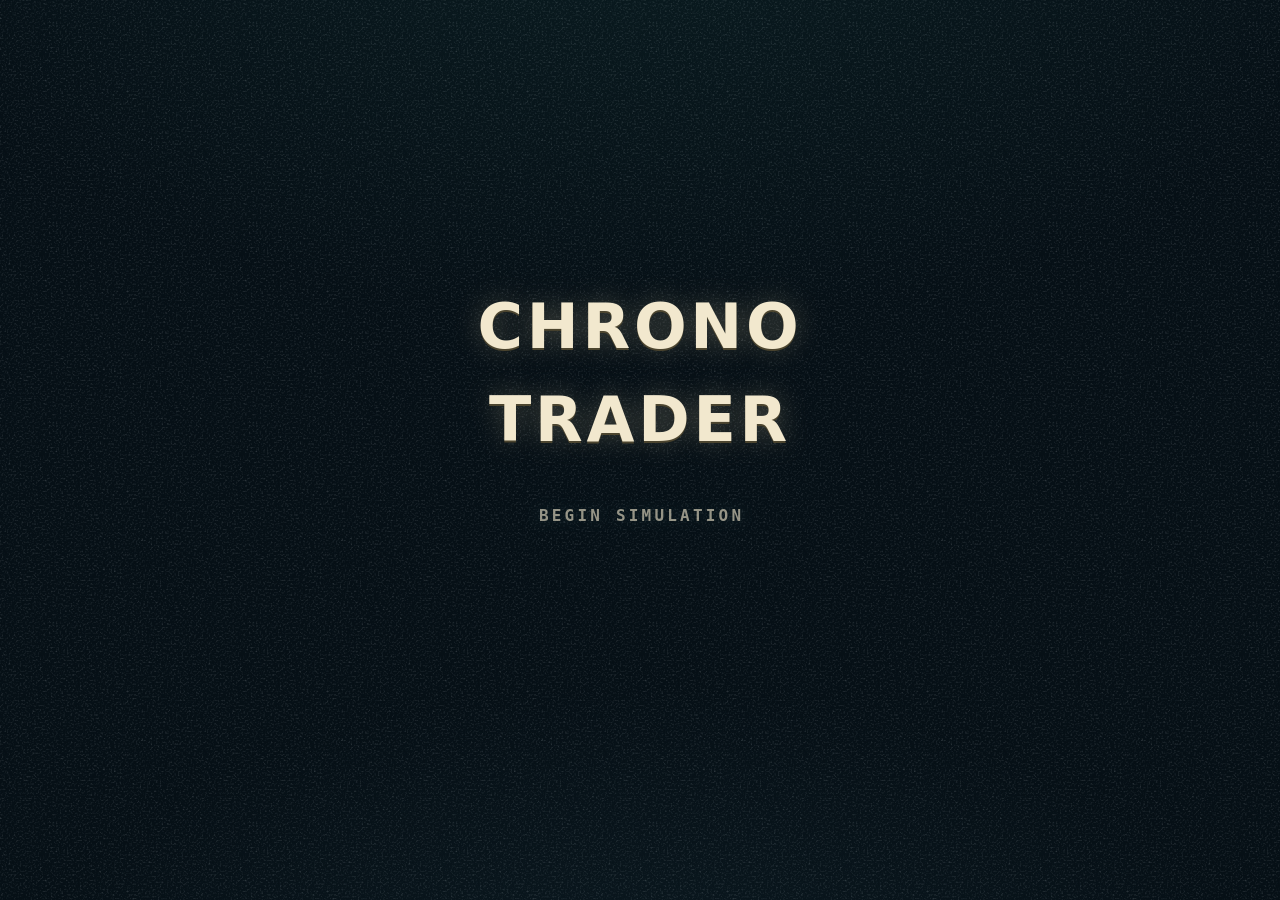
<file: index.html>
<!DOCTYPE html>
<html lang="en">
<head>
  <meta charset="UTF-8" />
  <meta name="viewport" content="width=device-width, initial-scale=1.0" />
  <!-- The UI is a dark console; tell the browser so form controls, scrollbars
       and the mobile chrome follow rather than flashing white. -->
  <meta name="color-scheme" content="dark" />
  <meta name="theme-color" content="#0a1614" />
  <title>Chrono Trader</title>
  <link rel="stylesheet" href="src/styles/tokens.css" />
  <link rel="stylesheet" href="src/styles/app.css" />
</head>
<body>
  <div id="app"></div>
  <script type="module" src="src/app/main.js"></script>
</body>
</html>
</file>
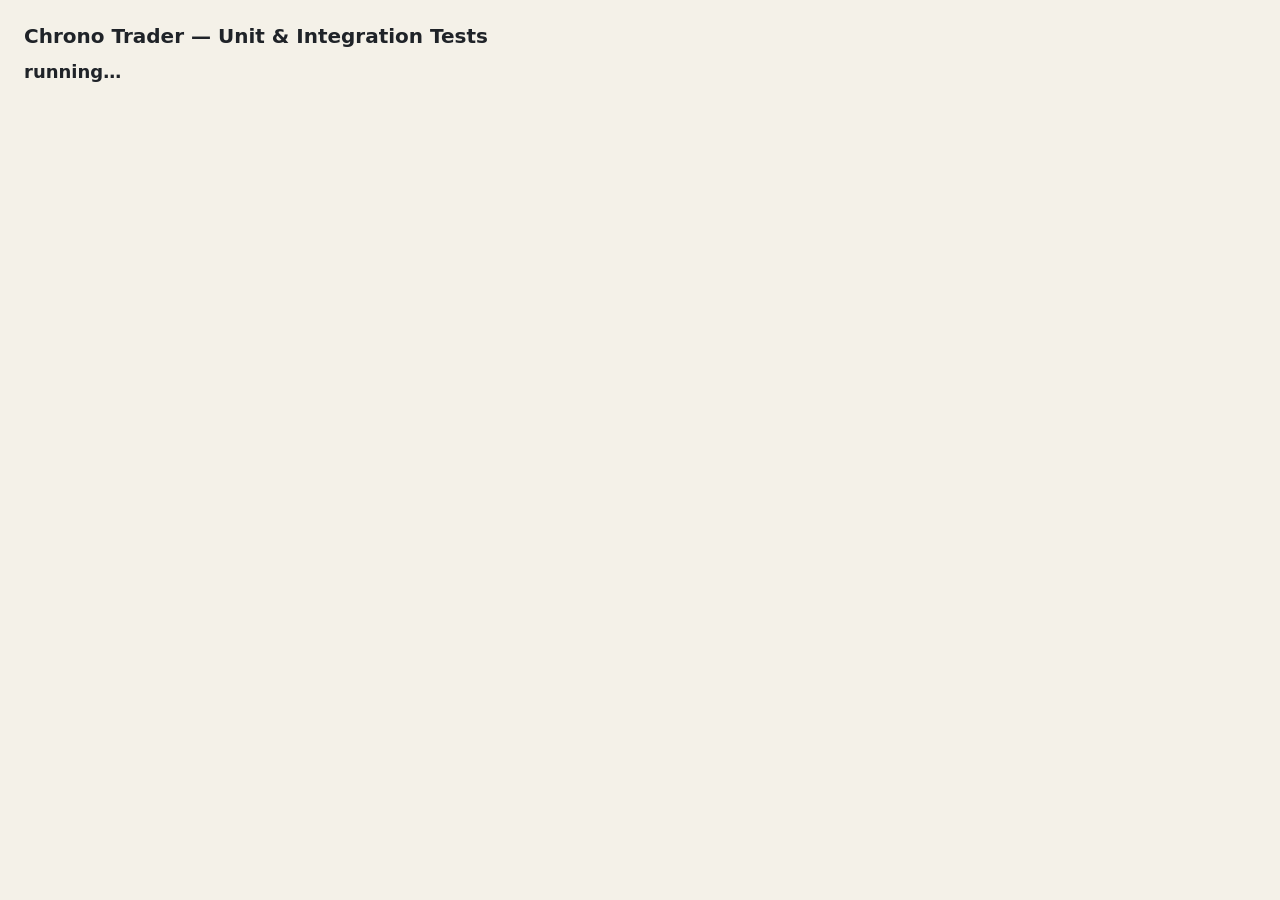
<file: tests/tests.html>
<!DOCTYPE html>
<html lang="en">
<head>
  <meta charset="UTF-8" />
  <title>Chrono Trader — Tests</title>
  <style>
    body { font-family: system-ui, sans-serif; margin: 24px; color: #1f2328; background: #f4f1e8; }
    h1 { font-size: 20px; }
    #summary { font-size: 18px; font-weight: 700; margin: 12px 0; }
    .ok { color: #237a4b; }
    .fail { color: #a43c35; }
    .suite { font-weight: 700; margin: 16px 0 4px; }
    .case { margin-left: 16px; font-size: 14px; }
    .err { margin-left: 32px; color: #a43c35; font-family: ui-monospace, monospace; font-size: 12px; }
  </style>
</head>
<body>
  <h1>Chrono Trader — Unit &amp; Integration Tests</h1>
  <div id="summary">running…</div>
  <div id="results"></div>

  <script type="module">
    import { run } from "./harness.js";
    // Importing a test module registers its describe/it blocks.
    await import("./rng.test.js");
    await import("./pricingModel.test.js");
    await import("./marketEngine.test.js");
    await import("./executionEngine.test.js");
    await import("./portfolio.test.js");
    await import("./scoreGame.test.js");
    await import("./visions.test.js");
    await import("./gameClock.test.js");
    await import("./gameStore.test.js");
    await import("./calendar.test.js");
    await import("./scenario.test.js");
    await import("./variance.test.js");

    const summary = document.getElementById("summary");
    const results = document.getElementById("results");
    const s = await run();
    summary.textContent = `${s.passed}/${s.total} passed` + (s.failed ? ` · ${s.failed} FAILED` : " · all green");
    summary.className = s.failed ? "fail" : "ok";

    let currentSuite = null;
    for (const r of s.results) {
      if (r.suite !== currentSuite) {
        currentSuite = r.suite;
        const h = document.createElement("div");
        h.className = "suite";
        h.textContent = r.suite;
        results.appendChild(h);
      }
      const line = document.createElement("div");
      line.className = "case " + (r.ok ? "ok" : "fail");
      line.textContent = (r.ok ? "✓ " : "✗ ") + r.name;
      results.appendChild(line);
      if (!r.ok) {
        const e = document.createElement("div");
        e.className = "err";
        e.textContent = r.error;
        results.appendChild(e);
      }
    }
    // Expose for automated checking.
    window.__testSummary = s;
  </script>
</body>
</html>
</file>
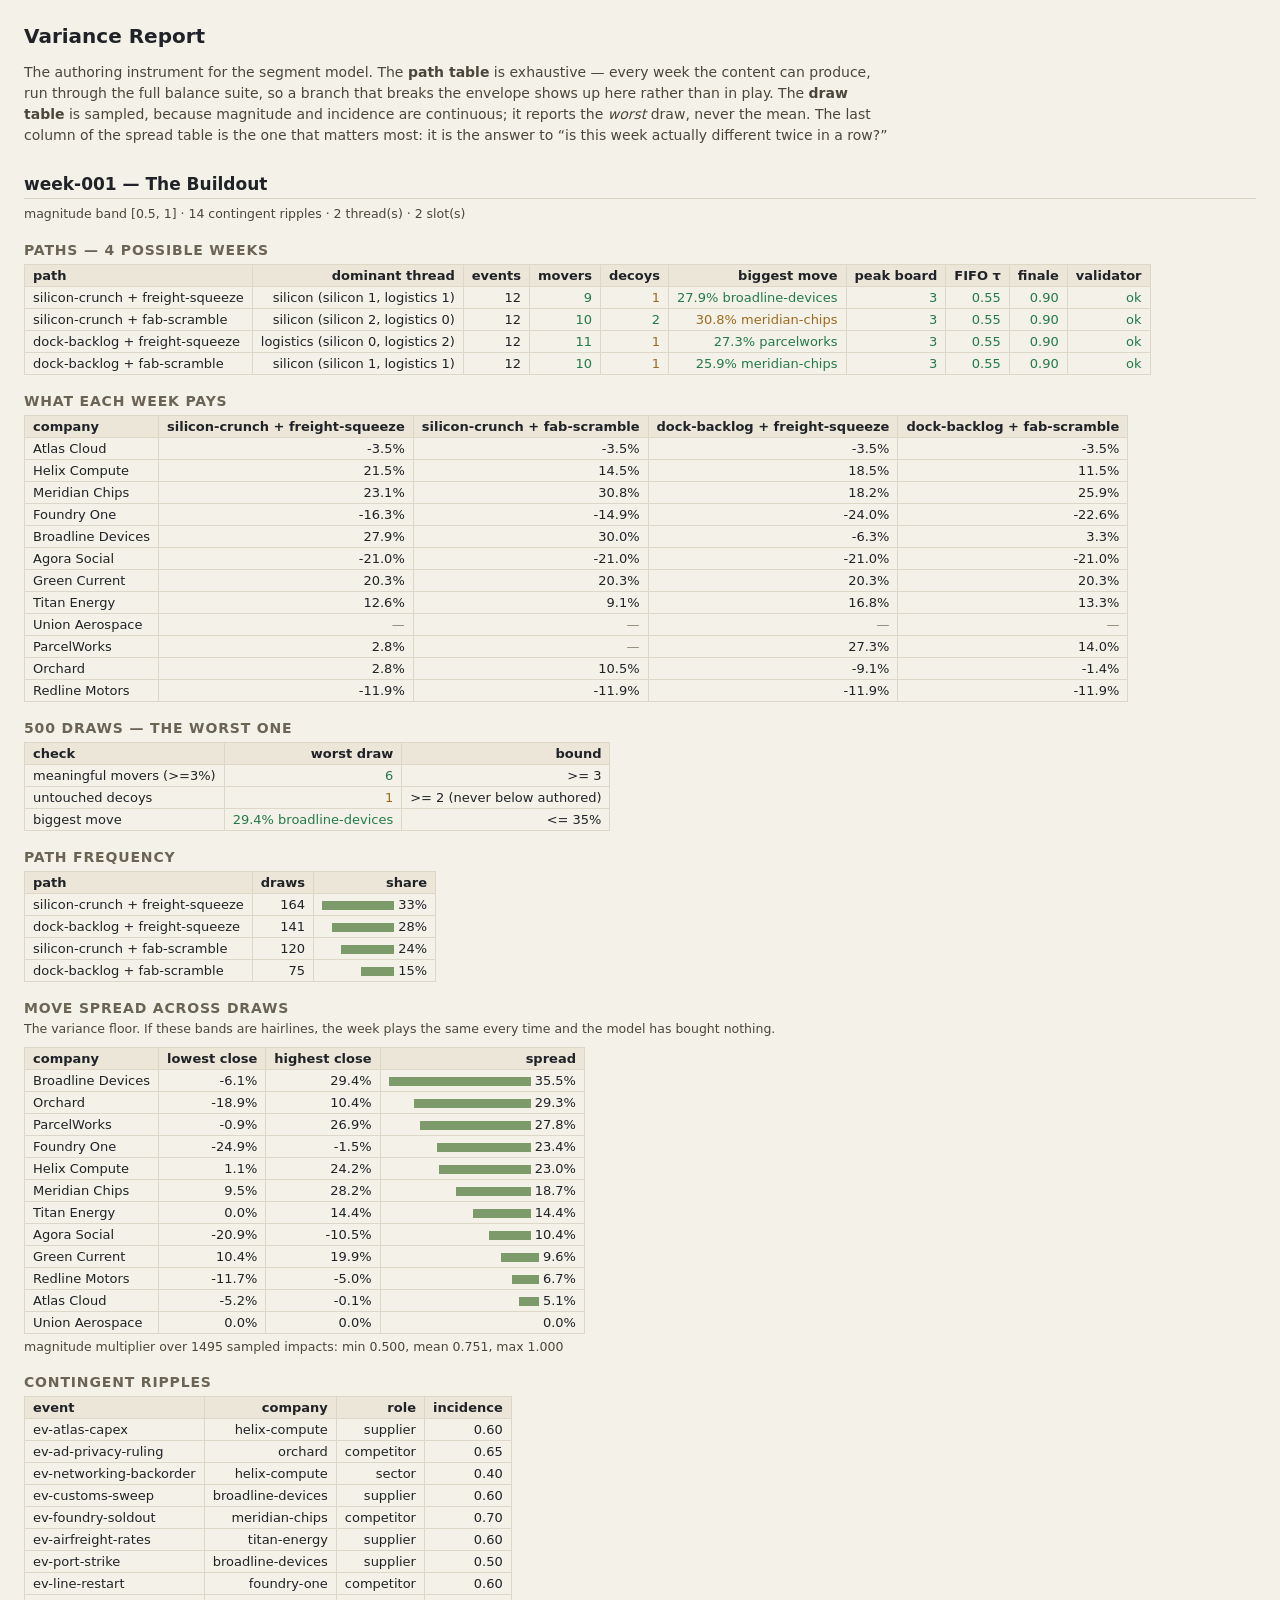
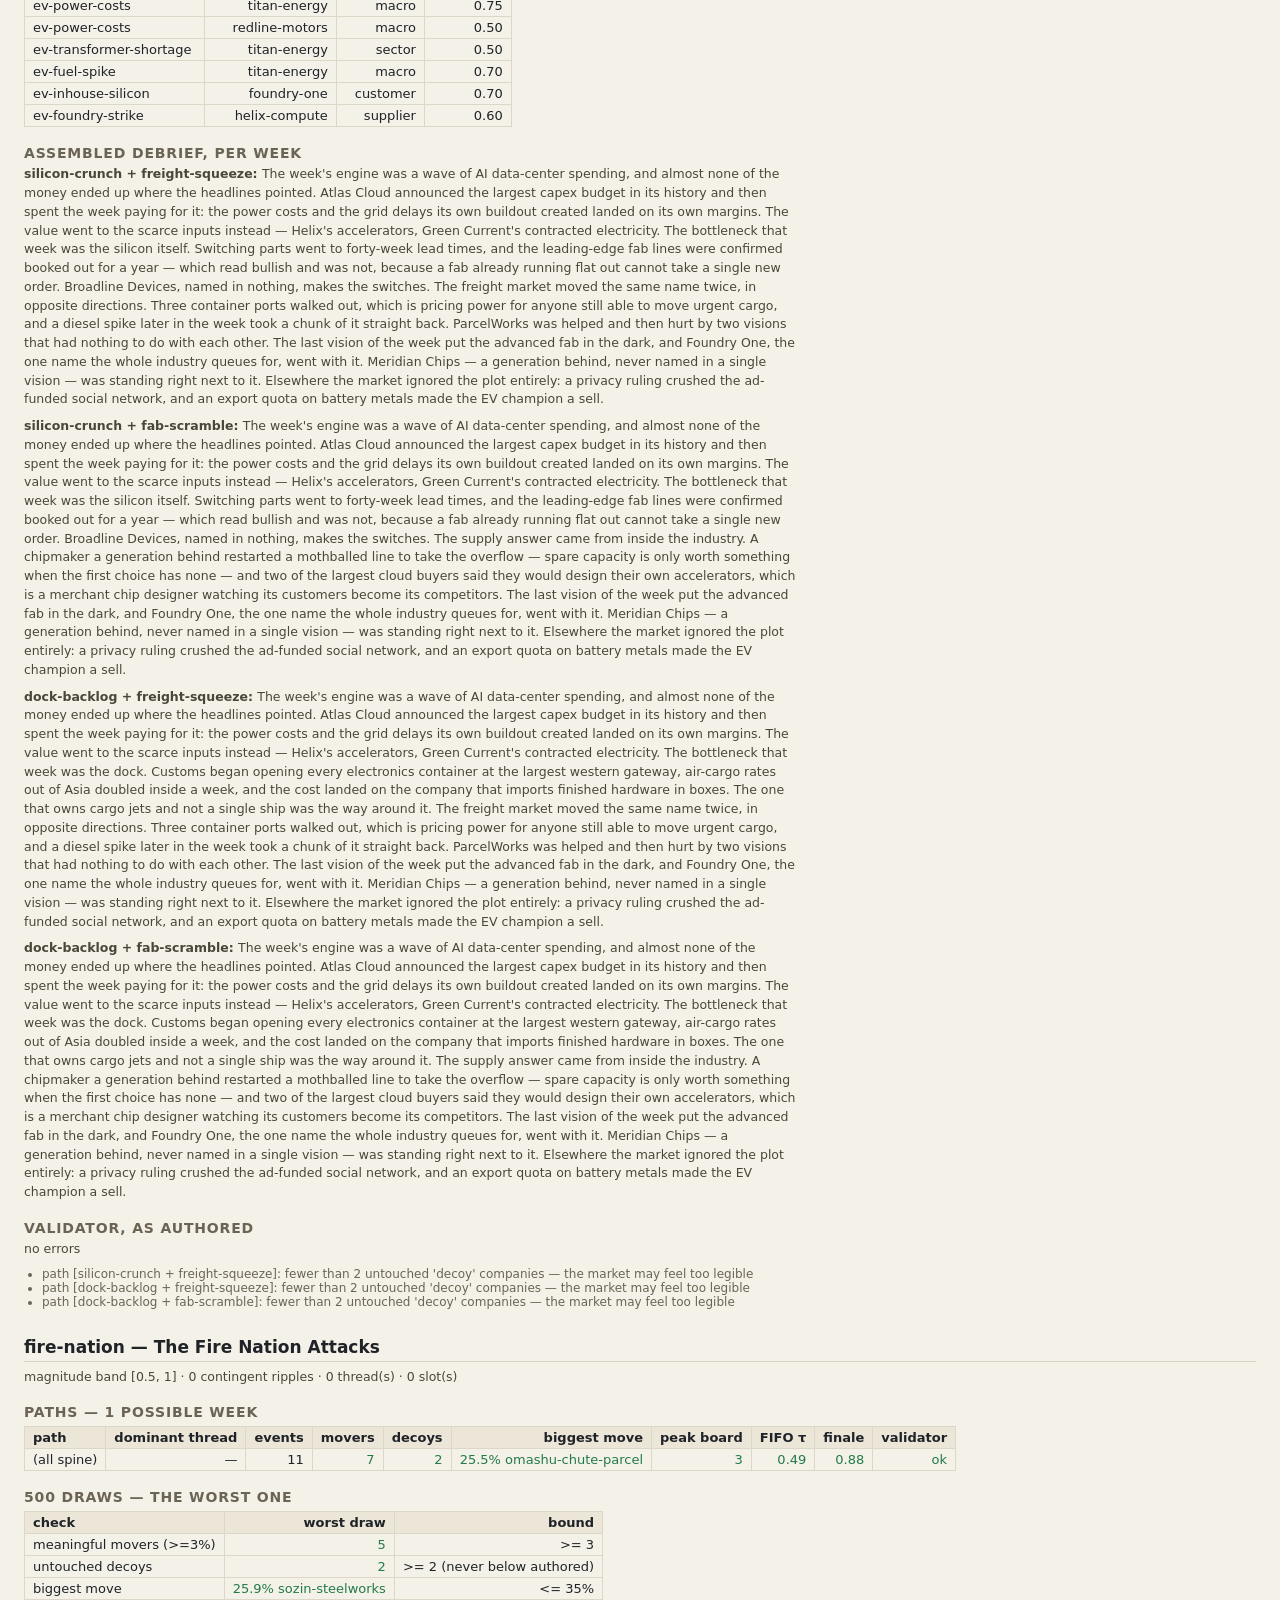
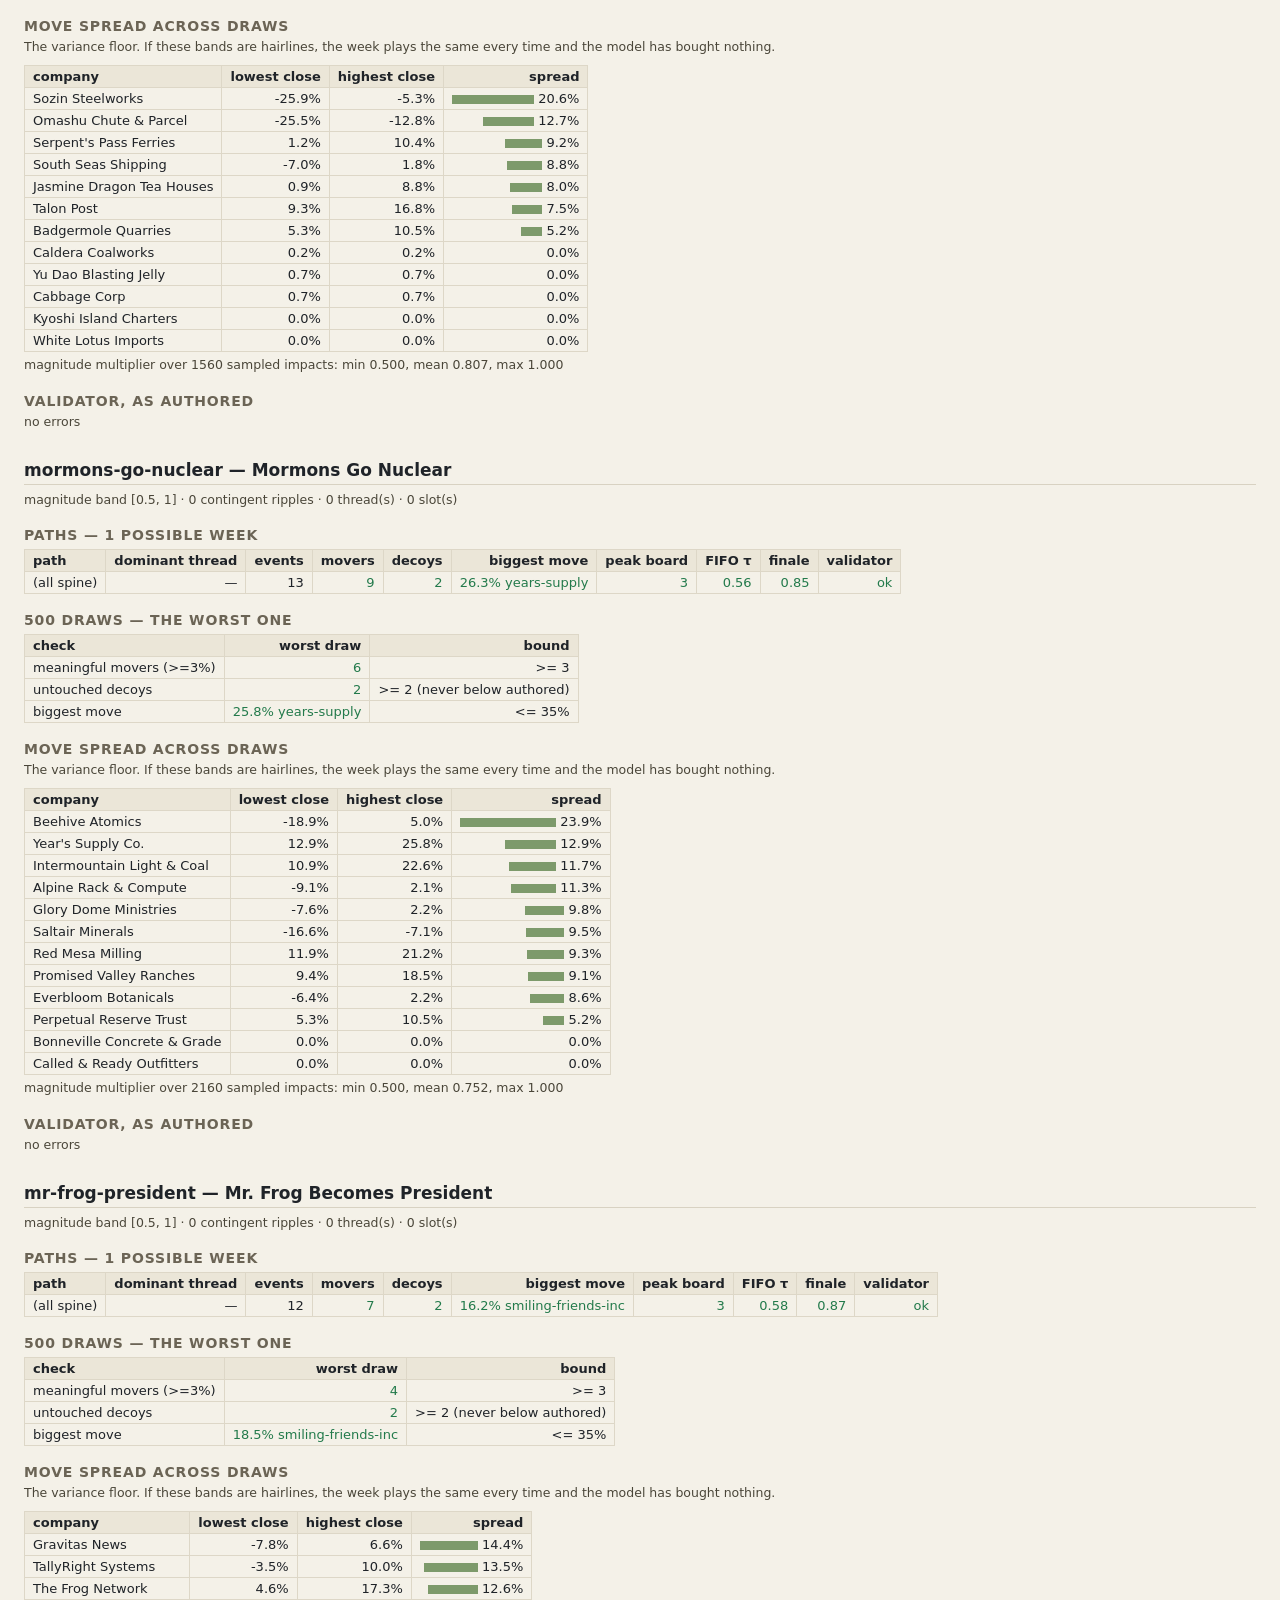
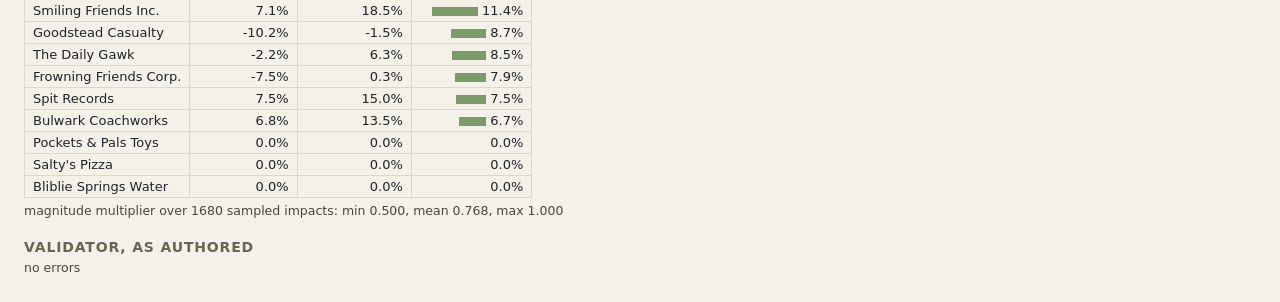
<file: tests/variance.html>
<!DOCTYPE html>
<html lang="en">
<head>
  <meta charset="UTF-8" />
  <title>Chrono Trader — Variance Report</title>
  <style>
    body { font-family: system-ui, sans-serif; margin: 24px; color: #1f2328; background: #f4f1e8; }
    h1 { font-size: 20px; margin-bottom: 4px; }
    h2 { font-size: 17px; margin: 28px 0 6px; border-bottom: 1px solid #d8d2c2; padding-bottom: 4px; }
    h3 { font-size: 14px; margin: 18px 0 4px; text-transform: uppercase; letter-spacing: 0.06em; color: #6b6455; }
    p.lede { max-width: 62em; color: #4a4639; font-size: 14px; line-height: 1.5; }
    table { border-collapse: collapse; font-size: 13px; margin: 6px 0 4px; }
    th, td { border: 1px solid #ddd7c7; padding: 3px 8px; text-align: right; }
    th { background: #ebe6d8; font-weight: 600; }
    td.k, th.k { text-align: left; }
    td.mono, th.mono { font-family: ui-monospace, monospace; }
    .ok { color: #237a4b; }
    .warn { color: #9a6b1e; }
    .fail { color: #a43c35; font-weight: 700; }
    .muted { color: #8a8371; }
    ul.notes { font-size: 12px; color: #6b6455; max-width: 70em; margin: 4px 0 0; padding-left: 18px; }
    .bar { display: inline-block; height: 9px; background: #7d9a6b; vertical-align: middle; }
    .para { font-size: 12.5px; color: #4a4639; max-width: 62em; line-height: 1.5; margin: 2px 0 8px; }
  </style>
</head>
<body>
  <h1>Variance Report</h1>
  <p class="lede">
    The authoring instrument for the segment model. The <strong>path table</strong> is
    exhaustive — every week the content can produce, run through the full balance suite,
    so a branch that breaks the envelope shows up here rather than in play. The
    <strong>draw table</strong> is sampled, because magnitude and incidence are continuous;
    it reports the <em>worst</em> draw, never the mean. The last column of the spread table
    is the one that matters most: it is the answer to “is this week actually different
    twice in a row?”
  </p>
  <div id="out">running…</div>

  <script type="module">
    import { validateScenario } from "../src/domain/scenario/schema.js";
    import { resolveRun, resolvePath, enumeratePaths, segmentsForPath } from "../src/domain/scenario/resolveRun.js";
    import { eventImpactPct } from "../src/domain/market/pricingModel.js";

    const DRAWS = 500;
    const SCENARIO_IDS = ["week-001", "fire-nation", "mormons-go-nuclear", "mr-frog-president"];

    const out = document.getElementById("out");
    out.textContent = "";
    const contentUrl = (p) => new URL(`../content/${p}`, import.meta.url).href;
    const fetchJson = (u) => fetch(u).then((r) => r.json());

    function el(tag, attrs = {}, children = []) {
      const n = document.createElement(tag);
      for (const [k, v] of Object.entries(attrs)) {
        if (k === "class") n.className = v;
        else n.setAttribute(k, v);
      }
      for (const c of [].concat(children)) {
        if (c == null) continue;
        n.appendChild(typeof c === "string" ? document.createTextNode(c) : c);
      }
      return n;
    }
    const pct = (n, d = 1) => (n * 100).toFixed(d) + "%";

    function table(headers, rows) {
      const thead = el("thead", {}, el("tr", {}, headers.map((h, i) => el("th", { class: i === 0 ? "k" : "" }, String(h)))));
      const tbody = el("tbody", {}, rows.map((r) =>
        el("tr", {}, r.map((cell, i) => {
          if (cell && cell.node) return el("td", { class: cell.class || (i === 0 ? "k" : "") }, cell.node);
          const c = cell && typeof cell === "object" ? cell : { text: cell };
          return el("td", { class: c.class || (i === 0 ? "k" : "") }, String(c.text ?? cell ?? ""));
        }))
      ));
      return el("table", {}, [thead, tbody]);
    }

    // End-of-week move per company. Every archetype settles at exactly its
    // authored impact, so the close is the superposition of the impacts.
    function endMoves(pub, events) {
      const moves = new Map(pub.companies.map((c) => [c.companyId, 0]));
      for (const ev of events) {
        for (const a of ev.affectedCompanies || []) {
          if (moves.has(a.companyId)) moves.set(a.companyId, moves.get(a.companyId) + eventImpactPct(ev, a));
        }
      }
      return moves;
    }

    function profile(events) {
      const snap = (t) => Math.round(t * 1e6) / 1e6;
      const bounds = [];
      for (const ev of events) {
        bounds.push([snap((ev.eventTime || 0) - (ev.leadTime || 0)), 1], [snap(ev.eventTime || 0), -1]);
      }
      bounds.sort((a, b) => a[0] - b[0] || a[1] - b[1]);
      let pending = 0, peak = 0;
      for (const [, d] of bounds) { pending += d; if (pending > peak) peak = pending; }

      const byReveal = [...events].sort((a, b) => (a.eventTime - a.leadTime) - (b.eventTime - b.leadTime) || (a.id < b.id ? -1 : 1));
      let concordant = 0, discordant = 0;
      for (let i = 0; i < byReveal.length; i += 1) {
        for (let j = i + 1; j < byReveal.length; j += 1) {
          if (byReveal[j].eventTime > byReveal[i].eventTime) concordant += 1;
          else if (byReveal[j].eventTime < byReveal[i].eventTime) discordant += 1;
        }
      }
      const pairs = concordant + discordant;
      return { peak, tau: pairs ? (concordant - discordant) / pairs : 1, finale: Math.max(...events.map((e) => e.eventTime)) };
    }

    function counts(moves) {
      let meaningful = 0, biggest = 0, biggestId = "—";
      for (const [id, m] of moves) {
        const abs = Math.abs(m);
        if (abs >= 0.03) meaningful += 1;
        if (abs > biggest) { biggest = abs; biggestId = id; }
      }
      return { meaningful, biggest, biggestId };
    }

    // A decoy is a company nothing landed on. Not the same as one whose net move
    // is zero: a designed wash stops netting to exactly zero once each side of it
    // draws its own multiplier, and counting closes would file the week's fair
    // trap as a decoy.
    function decoyCount(pub, events) {
      const touched = new Set();
      for (const ev of events) for (const a of ev.affectedCompanies || []) touched.add(a.companyId);
      return pub.companies.filter((c) => !touched.has(c.companyId)).length;
    }

    const flag = (bad, text, warn = false) => ({ text, class: bad ? "fail" : warn ? "warn" : "ok" });

    for (const id of SCENARIO_IDS) {
      const [pub, priv] = await Promise.all([
        fetchJson(contentUrl(`scenarios/${id}/${id}.public.json`)),
        fetchJson(contentUrl(`scenarios/${id}/${id}.private.json`)),
      ]);
      const section = el("div", {}, [el("h2", {}, `${id} — ${pub.title}`)]);

      const band = (priv.variance || {}).magnitudeBand;
      const incidences = [];
      for (const ev of priv.marketEvents) {
        for (const a of ev.affectedCompanies || []) {
          if (a.incidence != null) incidences.push({ ev: ev.id, co: a.companyId, p: a.incidence, role: a.causalRole || "—" });
        }
      }
      section.appendChild(el("p", { class: "para" }, [
        `magnitude band ${band ? `[${band[0]}, ${band[1]}]` : "none (authored magnitudes stand)"} · `,
        `${incidences.length} contingent ripple${incidences.length === 1 ? "" : "s"} · `,
        `${(priv.threads || []).length} thread(s) · ${(priv.slots || []).length} slot(s)`,
      ]));

      // --- exhaustive: every path ---
      const paths = enumeratePaths(priv);
      section.appendChild(el("h3", {}, `Paths — ${paths.length} possible week${paths.length === 1 ? "" : "s"}`));
      const pathRows = [];
      for (const path of paths) {
        const { events, dominant, threads } = resolvePath(priv, path);
        const c = counts(endMoves(pub, events));
        const p = profile(events);
        const v = validateScenario(pub, { ...priv, slots: undefined, threads: undefined, marketEvents: events });
        pathRows.push([
          path.length ? path.join(" + ") : "(all spine)",
          dominant || "—",
          events.length,
          flag(c.meaningful < 3, String(c.meaningful)),
          flag(false, String(decoyCount(pub, events)), decoyCount(pub, events) < 2),
          flag(c.biggest > 0.35, `${pct(c.biggest)} ${c.biggestId}`, c.biggest > 0.3),
          flag(p.peak !== 3, String(p.peak), p.peak !== 3),
          flag(false, p.tau.toFixed(2), p.tau > 0.6),
          flag(p.finale < 0.85, p.finale.toFixed(2)),
          v.ok ? { text: "ok", class: "ok" } : { text: v.errors.join("; "), class: "fail" },
        ]);
        if (Object.keys(threads).length && path.length) {
          pathRows[pathRows.length - 1][1] = { text: `${dominant} (${Object.entries(threads).map(([t, n]) => `${t} ${n}`).join(", ")})`, class: "" };
        }
      }
      section.appendChild(table(
        ["path", "dominant thread", "events", "movers", "decoys", "biggest move", "peak board", "FIFO τ", "finale", "validator"],
        pathRows
      ));

      // Per-path per-company closes, so an author can see at a glance whether one
      // branch is obviously the good week.
      if (paths.length > 1) {
        section.appendChild(el("h3", {}, "What each week pays"));
        const perPath = paths.map((path) => endMoves(pub, resolvePath(priv, path).events));
        section.appendChild(table(
          ["company", ...paths.map((p) => p.join(" + "))],
          pub.companies.map((co) => [
            co.name,
            ...perPath.map((m) => {
              const v = m.get(co.companyId);
              return { text: Math.abs(v) < 1e-9 ? "—" : pct(v), class: Math.abs(v) < 1e-9 ? "muted" : "" };
            }),
          ])
        ));
      }

      // --- sampled: the continuous knobs ---
      const worst = { meaningful: Infinity, decoys: Infinity, biggest: 0, biggestId: "—" };
      const spread = new Map(pub.companies.map((c) => [c.companyId, { lo: Infinity, hi: -Infinity }]));
      const pathHits = new Map();
      const scales = [];
      for (let i = 0; i < DRAWS; i += 1) {
        const run = resolveRun(priv, i * 2654435761);
        const key = run.path.segments.length ? run.path.segments.join(" + ") : "(all spine)";
        pathHits.set(key, (pathHits.get(key) || 0) + 1);
        const moves = endMoves(pub, run.events);
        const c = counts(moves);
        worst.meaningful = Math.min(worst.meaningful, c.meaningful);
        worst.decoys = Math.min(worst.decoys, decoyCount(pub, run.events));
        if (c.biggest > worst.biggest) { worst.biggest = c.biggest; worst.biggestId = c.biggestId; }
        for (const [cid, m] of moves) {
          const s = spread.get(cid);
          s.lo = Math.min(s.lo, m);
          s.hi = Math.max(s.hi, m);
        }
        if (band && i < 60) {
          for (const ev of run.events) {
            for (const a of ev.affectedCompanies) {
              const authored = (priv.marketEvents.find((e) => e.id === ev.id).affectedCompanies.find((x) => x.companyId === a.companyId) || {}).magnitude;
              if (authored) scales.push(a.magnitude / authored);
            }
          }
        }
      }

      section.appendChild(el("h3", {}, `${DRAWS} draws — the worst one`));
      section.appendChild(table(
        ["check", "worst draw", "bound"],
        [
          ["meaningful movers (>=3%)", flag(worst.meaningful < 3, String(worst.meaningful)), ">= 3"],
          ["untouched decoys", flag(false, String(worst.decoys), worst.decoys < 2), ">= 2 (never below authored)"],
          ["biggest move", flag(worst.biggest > 0.35, `${pct(worst.biggest)} ${worst.biggestId}`, worst.biggest > 0.3), "<= 35%"],
        ]
      ));

      if (paths.length > 1) {
        section.appendChild(el("h3", {}, "Path frequency"));
        section.appendChild(table(
          ["path", "draws", "share"],
          [...pathHits.entries()].sort((a, b) => b[1] - a[1]).map(([k, n]) => [
            k, n, { node: el("span", {}, [el("span", { class: "bar", style: `width:${Math.round((n / DRAWS) * 220)}px` }), ` ${pct(n / DRAWS, 0)}`]) },
          ])
        ));
      }

      section.appendChild(el("h3", {}, "Move spread across draws"));
      section.appendChild(el("p", { class: "para" },
        "The variance floor. If these bands are hairlines, the week plays the same every time and the model has bought nothing."));
      section.appendChild(table(
        ["company", "lowest close", "highest close", "spread"],
        pub.companies
          .map((co) => ({ co, s: spread.get(co.companyId) }))
          .sort((a, b) => (b.s.hi - b.s.lo) - (a.s.hi - a.s.lo))
          .map(({ co, s }) => [
            co.name,
            pct(s.lo),
            pct(s.hi),
            { node: el("span", {}, [el("span", { class: "bar", style: `width:${Math.round((s.hi - s.lo) * 400)}px` }), ` ${pct(s.hi - s.lo)}`]) },
          ])
      ));

      if (scales.length) {
        const lo = Math.min(...scales), hi = Math.max(...scales);
        const mean = scales.reduce((a, b) => a + b, 0) / scales.length;
        section.appendChild(el("p", { class: "para" },
          `magnitude multiplier over ${scales.length} sampled impacts: min ${lo.toFixed(3)}, mean ${mean.toFixed(3)}, max ${hi.toFixed(3)}`));
      }

      if (incidences.length) {
        section.appendChild(el("h3", {}, "Contingent ripples"));
        section.appendChild(table(
          ["event", "company", "role", "incidence"],
          incidences.map((r) => [r.ev, r.co, r.role, r.p.toFixed(2)])
        ));
      }

      // --- the assembled debrief, one per path ---
      if (paths.length > 1) {
        section.appendChild(el("h3", {}, "Assembled debrief, per week"));
        for (const path of paths) {
          const segs = segmentsForPath(priv, path);
          section.appendChild(el("p", { class: "para" }, [
            el("strong", {}, path.join(" + ") + ": "),
            [priv.debrief.opening, ...segs.map((s) => s.debriefPara), priv.debrief.closing].filter(Boolean).join(" "),
          ]));
        }
      }

      // --- validator, as authored ---
      const full = validateScenario(pub, priv);
      section.appendChild(el("h3", {}, "Validator, as authored"));
      section.appendChild(el("p", { class: full.ok ? "para ok" : "para fail" },
        full.ok ? "no errors" : `${full.errors.length} error(s)`));
      if (full.errors.length) section.appendChild(el("ul", { class: "notes" }, full.errors.map((w) => el("li", { class: "fail" }, w))));
      if (full.warnings.length) section.appendChild(el("ul", { class: "notes" }, full.warnings.map((w) => el("li", {}, w))));

      out.appendChild(section);
    }

    window.__varianceReportReady = true;
  </script>
</body>
</html>
</file>
<file: src/styles/tokens.css>
/* Design tokens (design doc section 11.4).
 *
 * Every color, space, radius, and type choice is a CSS variable so the whole
 * look can be re-skinned without touching component code.
 *
 * ART DIRECTION: "retro-futurist trading terminal" — deep navy glass in a tan
 * frame. The key rule that keeps it from going brown: TAN IS A LINE COLOR, NOT
 * A FILL. It appears as hairlines, rules, bezel edges and label text; the large
 * surfaces underneath stay navy. Filling a header or dock with tan turns the
 * whole screen sepia, which is the opposite of the intended look.
 *
 * Dark mode only: the conceit is a lit screen in a dim room.
 */

:root {
  /* --- the cabinet (tan hardware — edges and labels only) --- */
  --tan: #d5c49c;
  --tan-lit: #f2e8ce;
  --tan-dim: #9b8c66;
  --tan-deep: #4c452f;
  /* The one place tan becomes a surface: a thin machined edge. Kept dark enough
     that it reads as a lit bevel rather than a slab of brass. */
  --bezel: linear-gradient(180deg, #1b3540, #102630 60%, #0b1d25);

  /* --- the glass (screen surfaces) — navy with a faint teal cast --- */
  --bg: #071219;
  --surface: #0c1e27;
  --surface-2: #123039;
  --surface-3: #08181f;

  /* --- phosphor (text) --- */
  --text: #ece2c8;
  --muted: #8ba2ab;
  --dim: #5d757e;

  /* --- rules --- */
  --border: #1d3b46;
  --border-strong: #34606e;

  /* --- signal colors --- */
  --positive: #6fd98a;
  --positive-soft: rgba(111, 217, 138, 0.14);
  --negative: #ef5b45;
  --negative-soft: rgba(239, 91, 69, 0.16);
  --accent: #4fd6c1; /* phosphor cyan — selection, live state */
  --accent-2: #2aa595;
  --accent-soft: rgba(79, 214, 193, 0.16);
  --accent-ink: #04211d;
  --gold: #edc158; /* amber — reserved for equity and "major"; use sparingly */
  --gold-soft: rgba(237, 193, 88, 0.16);
  --hot: #ff7a4d; /* imminent / alarm */

  /* --- glow (the electron gun) --- */
  --glow-accent: 0 0 8px rgba(79, 214, 193, 0.45);
  --glow-gold: 0 0 10px rgba(237, 193, 88, 0.35);
  --glow-hot: 0 0 10px rgba(255, 122, 77, 0.5);

  /* typography — wide/condensed display caps over a neutral UI face, with
     everything numeric in mono. */
  --font-sans: "Avenir Next", "Segoe UI", system-ui, -apple-system, Roboto, Helvetica, Arial, sans-serif;
  --font-display: "Avenir Next Condensed", "Bahnschrift", "DIN Alternate", "Arial Narrow", var(--font-sans);
  --font-serif: "Iowan Old Style", "Palatino Linotype", Palatino, "Book Antiqua", Georgia, serif;
  --font-mono: ui-monospace, "SF Mono", "Menlo", "Consolas", monospace;

  /* spacing scale */
  --sp-1: 4px;
  --sp-2: 8px;
  --sp-3: 12px;
  --sp-4: 16px;
  --sp-5: 24px;
  --sp-6: 32px;

  /* radii + borders + shadow. Outer housings are generously rounded (moulded
     plastic/metal); inner readouts are near-square (cut glass). */
  --radius: 10px;
  --radius-sm: 4px;
  --radius-lg: 16px;
  --shadow-1: 0 2px 0 rgba(0, 0, 0, 0.5), 0 6px 22px rgba(0, 0, 0, 0.45);
  --shadow-2: 0 12px 40px rgba(0, 0, 0, 0.6);
  /* the recessed-screen look: dark inner vignette + a hairline highlight */
  --inset-screen: inset 0 0 0 1px rgba(0, 0, 0, 0.55), inset 0 0 44px rgba(0, 0, 0, 0.42);

  /* semantic sizes */
  --header-h: 58px;
}
</file>
<file: src/styles/app.css>
/* App layout + components. All colors/spacing come from tokens.css.
 *
 * Look: a retro-futurist console — deep navy glass in a tan frame. Three
 * recurring devices carry the whole language, so new components should reach for
 * these rather than inventing their own chrome:
 *
 *   .panel      a recessed CRT readout — dark glass, hairline rule, inner vignette
 *   bezels      the header bar and dock — navy fills edged with lit tan rules
 *   caps labels display-face uppercase with wide tracking, in tan or muted
 *
 * TAN IS A LINE COLOR, NOT A FILL. Hairlines, rules, bevel edges and label text
 * only — the surfaces beneath stay navy. Filling a bar with tan turns the whole
 * screen sepia, which is exactly the look this is not.
 *
 * Every figure on screen is monospaced and slightly lit. That's the tell that
 * makes it read as a machine rather than a web page.
 */

* { box-sizing: border-box; }

html, body {
  margin: 0;
  height: 100%;
}

body {
  background: var(--bg);
  color: var(--text);
  font-family: var(--font-sans);
  font-size: 14px;
  line-height: 1.5;
  -webkit-font-smoothing: antialiased;
}

/* The room the console sits in: a cool pool of light behind the cabinet. */
#app {
  height: 100vh;
  overflow: hidden;
  background:
    radial-gradient(1100px 620px at 50% -12%, rgba(79, 214, 193, 0.07), transparent 70%),
    radial-gradient(900px 500px at 50% 115%, rgba(52, 96, 110, 0.14), transparent 70%);
}

/* NOTE: there is deliberately no global scanline/raster overlay here.
   A full-screen `repeating-linear-gradient` used to sit over everything, and it
   fought the one texture that actually carries meaning — the static field the
   visions surface from (see `.board-static`). Two competing grains read as one
   muddy grain, so the decorative one lost. Don't add it back. */

button { font-family: inherit; cursor: pointer; }

/* Uppercase display caps — the console's label voice. */
.caps {
  font-family: var(--font-display);
  text-transform: uppercase;
  letter-spacing: 0.14em;
  font-weight: 700;
}

/* ---------- shared button system ---------- */
/* Buttons are machined keys: squared off, top-lit, with a hard shadow they sink
   into when pressed. */
.btn {
  border: 1px solid var(--border-strong);
  background: linear-gradient(180deg, var(--surface-2), var(--surface));
  color: var(--text);
  padding: 6px 13px;
  border-radius: var(--radius-sm);
  font-family: var(--font-display);
  font-size: 12px;
  font-weight: 700;
  text-transform: uppercase;
  letter-spacing: 0.1em;
  box-shadow: 0 1px 0 rgba(255, 255, 255, 0.06) inset, 0 2px 0 rgba(0, 0, 0, 0.45);
  transition: background 0.12s, border-color 0.12s, transform 0.06s, box-shadow 0.12s, color 0.12s;
}
.btn:hover { border-color: var(--tan-dim); color: var(--tan-lit); }
.btn:active { transform: translateY(2px); box-shadow: 0 0 0 rgba(0, 0, 0, 0.45); }
.btn:disabled { opacity: 0.35; cursor: not-allowed; }
.btn-ghost { background: transparent; border-color: transparent; color: var(--muted); box-shadow: none; }
.btn-ghost:hover { background: rgba(255, 255, 255, 0.05); color: var(--text); }
/* The Finish key, armed: first press asks in hot ink, second press fires,
   3s untouched stands it down (see gameHeader.js). */
.btn.armed, .btn-ghost.armed:hover { color: var(--hot); border-color: var(--hot); }
.btn-primary {
  background: linear-gradient(180deg, var(--tan-lit), var(--tan));
  border-color: var(--tan-lit);
  color: #2a2005;
  box-shadow: 0 2px 0 var(--tan-deep), var(--glow-gold);
}
.btn-primary:hover { filter: brightness(1.1); color: #2a2005; }
.btn-tiny { padding: 3px 9px; font-size: 11px; }

/* Buy/sell are the two big levers — lit slabs, not outlines. */
.btn-buy {
  flex: 1;
  background: linear-gradient(180deg, #86e79a, var(--positive));
  border: 1px solid #a8f0b8;
  color: #05301a;
  font-size: 14px;
  font-weight: 800;
  letter-spacing: 0.14em;
  padding: 9px 10px;
  white-space: nowrap;
  box-shadow: 0 3px 0 #1f6b3c, 0 0 18px rgba(111, 217, 138, 0.35);
}
.btn-buy:hover:not(:disabled) { filter: brightness(1.08); color: #05301a; }
.btn-buy:active { transform: translateY(3px); box-shadow: 0 0 0 #1f6b3c; }
.btn-sell {
  flex: 1;
  background: linear-gradient(180deg, #f4796a, var(--negative));
  border: 1px solid #ff9b8c;
  color: #380a04;
  font-size: 14px;
  font-weight: 800;
  letter-spacing: 0.14em;
  padding: 9px 10px;
  white-space: nowrap;
  box-shadow: 0 3px 0 #8c2a1b, 0 0 18px rgba(239, 91, 69, 0.32);
}
.btn-sell:hover:not(:disabled) { filter: brightness(1.08); color: #380a04; }
.btn-sell:active { transform: translateY(3px); box-shadow: 0 0 0 #8c2a1b; }
.btn-flat {
  flex: 0 0 auto;
  background: var(--surface-2);
  border: 1px solid var(--border-strong);
  color: var(--muted);
  font-size: 12px;
  font-weight: 800;
  padding: 9px 11px;
  white-space: nowrap;
}
.btn-flat:hover:not(:disabled) { background: var(--surface); color: var(--text); }
.btn-speed.active {
  background: var(--accent);
  border-color: var(--accent);
  color: var(--accent-ink);
  box-shadow: var(--glow-accent);
}

/* Signed figures glow faintly in their own color. */
.pos { color: var(--positive); text-shadow: 0 0 8px rgba(111, 217, 138, 0.35); }
.neg { color: var(--negative); text-shadow: 0 0 8px rgba(239, 91, 69, 0.35); }
.flat { color: var(--muted); }

/* ======================================================================
   MENU
   ====================================================================== */
/*
 * DESIGN NOTE — read before adding anything here.
 *
 * THE TITLE SCREEN HAS NO PANELS. Every choice is bare text floating on the
 * console's live static: no card, no fill, no border, no framed list. The
 * scenarios used to be a stack of glass cards, which turned the first thing you
 * see into a settings dialog; the console should look like it is holding a few
 * faint signals until you tune one in. Options REST DIM and drift, and resolve
 * as you reach for them — the same "presence, not chrome" language the vision
 * board uses (see the note above `.vf-card`). Express new information here as
 * presence, voice or motion. Do not put it in a box.
 *
 * The `[ … ]` brackets obey that too: they are VOICE, not chrome, and they appear
 * only around what the player is reaching for. Four other pieces of the issue #16
 * mock were built here and cut for being noise on the game's quietest screen — a
 * full-field candlestick tape, a status strip along the foot, a tagline and a rule
 * under the badge. menu.js records what they were and what a return would have to
 * honour.
 *
 * THE VOICE IS MONO CAPS — this screen is a console, and mono is the public record
 * (covenant at the top of breakingNews.js). The wordmark keeps the display face: it
 * is a moulded badge, not a printed line. Scenario descriptions keep the UI face:
 * they are prose.
 *
 * The static field is the one thing that survives the launch fade: it belongs
 * to the console, not to the menu, and the game screen mounts the identical
 * field. The channel changes; the set never stops showing signal.
 */
/* position:relative + a stacking context so the screen-wide static field can
   sit behind the text (z-index:-1) without escaping to the page background —
   same arrangement as .game-screen. */
.menu-screen {
  height: 100vh;
  display: grid;
  place-items: center;
  position: relative;
  z-index: 0;
}
.menu-frame {
  width: min(680px, 92vw);
  text-align: center;
  padding: var(--sp-6);
}

/* The wordmark: wide tan caps with a hard drop, like a moulded badge. It TUNES
   IN with the same one-shot break-glitch a vision lands with (vf-break slices +
   the chromatic vf-textbreak, defined in the vision section): the title is the
   first signal the console pulls out of the static behind it. It lives INSIDE
   the front-door step (menu.js rootStep), so it dissolves and returns with
   that beat through the ordinary step animations — the h1 is rebuilt on every
   return, which replays the glitch. Later beats have no title at all and
   center their own content in the stage.

   IT STANDS ALONE. A mono-caps tagline and a hairline rule broken by a small
   hourglass were both tried under it and both came out — the front door reads
   stronger as the badge and the way in on an empty field than as a stack of
   dressing. The margin below is the badge's own breathing room; the step's grid gap
   sits on top of it. */
.menu-title {
  font-family: var(--font-display);
  font-size: 62px;
  text-transform: uppercase;
  letter-spacing: 0.06em;
  font-weight: 700;
  margin: 0 0 var(--sp-4);
  color: var(--tan-lit);
  text-shadow: 0 2px 0 var(--tan-deep), 0 0 26px rgba(213, 196, 156, 0.3);
  animation: vf-break 0.55s 1, vf-textbreak 0.5s ease-out 1;
}

/* The setup runs one question per beat (front door -> scenario, and the scenario
   IS the launch). Every step is stacked in the SAME grid cell so the outgoing one
   dissolves in place beneath the incoming one instead of shoving the layout
   around mid-transition.

   The height is FIXED, not a min: the stage is the one constant the centered
   frame measures, so the frame never re-centers when steps swap — a min-height
   let the scenario list stretch it, which hopped the whole composition on
   every swap. Steps are TOP-ANCHORED in it, so every beat's first line of text
   sits on the same line — steps used to center themselves, which slid the text
   up or down by however much the two beats' heights differed on every swap.
   The box is sized so the anchor line sits high enough that a typical beat
   reads centered; a tall step (the scenario list) just runs on past the
   stage's bottom edge into open screen. */
.menu-stage { display: grid; height: min(340px, 52vh); }
.menu-step {
  grid-area: 1 / 1;
  align-self: start;
  display: grid;
  gap: var(--sp-4);
  justify-items: center;
}
/* Steps condense out of the static and dissolve back into it — the same
   arrive/leave grammar as a vision, shortened for a UI beat. `forwards` on the
   leave holds it invisible until menu.js drops the node. The entrance is
   DELAYED past most of the exit (`backwards` holds it invisible through the
   delay): both steps share one grid cell and one anchor line, so without the
   stagger the incoming text fades up directly over the outgoing text and the
   overlap reads as a flicker. */
.menu-step.is-entering { animation: menu-in 0.55s ease-out 0.24s 1 backwards; }
.menu-step.is-leaving { animation: menu-out 0.4s ease-in forwards; pointer-events: none; }
@keyframes menu-in {
  from { opacity: 0; filter: blur(9px); }
  to   { opacity: 1; filter: blur(0); }
}
@keyframes menu-out {
  from { opacity: 1; filter: blur(0); }
  to   { opacity: 0; filter: blur(7px); }
}

/* Section voice: a machine label, quiet enough that the choices under it stay
   the brightest thing on screen. */
.menu-eyebrow {
  margin: 0;
  font-family: var(--font-mono);
  text-transform: uppercase;
  letter-spacing: 0.28em;
  font-size: 11px;
  font-weight: 600;
  color: var(--tan-dim);
}
.menu-waiting { margin: 0; color: var(--dim); font-family: var(--font-mono); font-size: 12px; letter-spacing: 0.1em; }
/* A failed launch's reason — bare hot text under the stage, present only when
   it has something to say (the element is always mounted, just empty). */
.menu-error { margin: var(--sp-4) 0 0; color: var(--hot); font-family: var(--font-mono); font-size: 12px; letter-spacing: 0.06em; text-align: center; }
.menu-error:empty { display: none; }

.menu-options { display: grid; gap: var(--sp-5); justify-items: center; width: 100%; }

/* AN OPTION IS TEXT, NOT A BUTTON. Everything that makes a <button> look like a
   control is stripped: no background, no border, no radius, no shadow. What's
   left is a name, a line of description and a small readout, resting at partial
   presence so they sit IN the static rather than on top of it. */
.menu-option {
  display: grid;
  gap: 3px;
  justify-items: center;
  max-width: 34rem;
  padding: var(--sp-2) var(--sp-3);
  background: none;
  border: 0;
  border-radius: 0;
  box-shadow: none;
  color: inherit;
  text-align: center;
  /* The float. Each option carries its own phase (--mo-i, set in menu.js), so
     they drift independently instead of breathing in unison. Amplitude is tiny
     on purpose — enough to read as untethered, not enough to make a click
     target move under the cursor. Transform is owned by this animation, so
     hover/focus states must express themselves in color and glow only. */
  animation: menu-float 11s ease-in-out infinite;
  animation-delay: calc(var(--mo-i, 0) * -2.7s);
  transition: opacity 0.18s ease-out; /* the press dip, below */
}
@keyframes menu-float {
  0%   { transform: translate3d(0, 0, 0); }
  25%  { transform: translate3d(1.5px, -4px, 0); }
  50%  { transform: translate3d(-1px, 1.5px, 0); }
  75%  { transform: translate3d(-2px, -2.5px, 0); }
  100% { transform: translate3d(0, 0, 0); }
}
/* The name is the signal being tuned: MONO caps (the console's voice — see the
   note at the top of this section), dim at rest, and it lights up with a cyan
   bloom the moment the option is reached for. */
.mo-name {
  position: relative; /* the brackets hang off this */
  font-family: var(--font-mono);
  text-transform: uppercase;
  letter-spacing: 0.2em;
  font-size: 16px;
  font-weight: 600;
  color: rgba(236, 226, 200, 0.62);
  text-shadow: 0 0 16px rgba(150, 220, 214, 0.18);
  transition: color 0.28s ease-out, text-shadow 0.28s ease-out;
  /* Tracking is added after the LAST letter too, so a centred box sits half a
     letter-space left of true centre. Claw it back, or every label on the screen is
     a pixel and a half out. */
  margin-right: -0.2em;
}
/* `[ … ]` — brackets that close around whatever the player is reaching for, and
   nothing at rest. They are ABSOLUTE so they never take part in layout: the label
   is centred on its own, the brackets hang outside it, and nothing moves when they
   appear.
   A `>` caret used to lead the left bracket, and it went: at nearly three times the
   width of `]` it pulled the whole group off centre, which needed a compensating
   gutter on every option, which then had to be paid back everywhere else. Brackets
   alone are symmetric — no gutter, no correction, nothing to keep in step. */
.mo-name::before,
.mo-name::after {
  position: absolute;
  top: 0;
  /* Positioned off one edge with nothing holding the other, these shrink-to-fit
     against ZERO available width and wrap every character without this. */
  white-space: nowrap;
  color: var(--gold);
  opacity: 0;
  transition: opacity 0.22s ease-out;
}
/* Equal reserved space either side: the label's own trailing letter-space already
   opens 0.2em before the right bracket, so its margin gives back that much. */
.mo-name::before { content: "["; right: 100%; margin-right: 0.45em; }
.mo-name::after { content: "]"; left: 100%; margin-left: 0.25em; }
/* Reached for, not resting: hover and keyboard focus, the same as the lit ink
   below. Every option on every beat behaves the same way — the front door's one
   line included. */
.menu-option:hover .mo-name::before,
.menu-option:hover .mo-name::after,
.menu-option:focus-visible .mo-name::before,
.menu-option:focus-visible .mo-name::after { opacity: 0.85; }
.mo-desc {
  max-width: 30rem;
  color: rgba(139, 162, 171, 0.72);
  font-size: 13.5px;
  line-height: 1.5;
  transition: color 0.28s ease-out;
}

/* Reaching for an option resolves it. Hover and keyboard focus get the SAME
   treatment — the lit state is the focus indicator, since an outline would draw
   exactly the box this screen refuses to have. Options rest DIM: nothing on this
   screen is lit or bracketed until the player reaches for it. The hairline under
   the name is there so focus reads at a glance even mid-drift. */
.menu-option:hover .mo-name,
.menu-option:focus-visible .mo-name {
  color: var(--tan-lit);
  text-shadow: 0 0 24px rgba(213, 196, 156, 0.45), 0 2px 0 var(--tan-deep);
}
.menu-option:hover .mo-desc,
.menu-option:focus-visible .mo-desc { color: var(--text); }
.menu-option:focus-visible { outline: none; }
.menu-option:focus-visible .mo-name { box-shadow: 0 1px 0 rgba(213, 196, 156, 0.55); }
.menu-option:active { opacity: 0.55; }

.menu-back {
  justify-self: center;
  padding: var(--sp-2) var(--sp-3);
  background: none;
  border: 0;
  font-family: var(--font-mono);
  text-transform: uppercase;
  letter-spacing: 0.18em;
  font-size: 11px;
  font-weight: 600;
  color: var(--dim);
  transition: color 0.2s ease-out;
}
.menu-back:hover, .menu-back:focus-visible { color: var(--tan); outline: none; }

/* ---------- launch: the title screen clears off the static ---------- */
/* Everything the menu owns dissolves; `.board-static` is NOT in here, so the
   signal field holds steady while the wordmark and the choices burn off it and
   the board tunes in on top (see `.game-screen > *` below). `forwards` holds
   the screen invisible for the beat between the fade ending and the store
   flipping to `playing`. */
.menu-screen.is-launching .menu-frame {
  animation: menu-launch 0.9s ease-in forwards;
  pointer-events: none;
}
@keyframes menu-launch {
  from { opacity: 1; filter: blur(0); }
  to   { opacity: 0; filter: blur(10px); }
}

/* ======================================================================
   GAME SCREEN
   ====================================================================== */
/* position:relative + a stacking context so the screen-wide static field can sit
   behind every panel (z-index:-1) without escaping to the page background. */
.game-screen { height: 100vh; display: flex; flex-direction: column; position: relative; z-index: 0; }

/* THE CHANNEL TUNES IN. The board condenses out of the static the title screen
   just dissolved into — same blur-in a vision arrives with, so the handoff
   reads as one continuous set catching a signal rather than two screens
   swapping. Applied to the header and the grid, NOT to `.game-screen` itself:
   the static field is a child of it, and it must not fade or blur — it's the
   one layer that runs unbroken across the cut. Replays on every mount of the
   game screen (a fresh week, or a replay from the debrief). */
.game-screen > .game-header,
.game-screen > .game-grid { animation: gs-tune-in 0.85s ease-out 1; }
@keyframes gs-tune-in {
  from { opacity: 0; filter: blur(8px); }
  to   { opacity: 1; filter: blur(0); }
}

/* The top bezel: navy metal, edged top and bottom with a lit tan rule. The tan
   is the 1px ridge and the lettering — never the fill. */
.game-header {
  height: var(--header-h);
  flex: 0 0 auto;
  display: flex;
  align-items: center;
  justify-content: space-between;
  gap: var(--sp-4);
  padding: 0 var(--sp-4);
  background: var(--bezel);
  color: var(--text);
  border-bottom: 1px solid var(--tan-dim);
  box-shadow:
    inset 0 1px 0 rgba(213, 196, 156, 0.28),
    inset 0 -1px 0 rgba(0, 0, 0, 0.45),
    0 3px 14px rgba(0, 0, 0, 0.5);
}
.hdr-left, .hdr-right { display: flex; align-items: center; gap: var(--sp-3); }
/* The nameplate, then what's running on it. Both in the console's label voice,
   but the wordmark is lit and the scenario sits a step back — the fixed thing
   and the variable thing, told apart by weight of light rather than by size. */
.hdr-ident {
  display: flex;
  align-items: baseline;
  gap: var(--sp-2);
  min-width: 0;
  font-family: var(--font-display);
  text-transform: uppercase;
  letter-spacing: 0.16em;
  font-weight: 700;
  text-shadow: 0 1px 0 rgba(0, 0, 0, 0.6);
}
.hdr-title { color: var(--tan-lit); }
.hdr-scenario {
  color: var(--tan-dim);
  letter-spacing: 0.12em;
  white-space: nowrap;
  overflow: hidden;
  text-overflow: ellipsis;
}
/* Week timeline — the clock, revamped from a "Friday 10:51 AM" readout into a
   scrubber that runs the whole week (Mon 9:30 -> Fri 4:00). The bar IS the
   datetime now: filled = elapsed, playhead = now, chip above = exact time,
   lit weekday = today. `--tl-p` (0%..100%) is written each frame. */
.hdr-timeline {
  --tl-p: 0%;
  position: relative;
  display: flex;
  flex-direction: column;
  gap: 5px;
  width: clamp(190px, 20vw, 300px);
  /* Headroom for the time chip riding above the track. Sized to match the stack
     below it (gap + weekday row) so the track sits centered, with the time label
     and the days mirrored above and below it. */
  padding-top: 18px;
}
.tl-track {
  position: relative;
  height: 6px;
  border-radius: 999px;
  background: var(--surface-3);
  box-shadow: inset 0 0 0 1px var(--tan-deep), inset 0 1px 2px rgba(0, 0, 0, 0.6);
}
/* Day-boundary notches at 20/40/60/80%, engraved dark over the whole bar so
   they read through the fill as well as the empty track. */
.tl-track::after {
  content: "";
  position: absolute;
  inset: 0;
  border-radius: inherit;
  background: repeating-linear-gradient(
    90deg,
    transparent 0,
    transparent calc(20% - 1px),
    rgba(4, 10, 14, 0.6) calc(20% - 1px),
    rgba(4, 10, 14, 0.6) 20%
  );
  pointer-events: none;
  z-index: 3;
}
.tl-fill {
  position: absolute;
  left: 0;
  top: 0;
  bottom: 0;
  width: var(--tl-p);
  border-radius: inherit;
  background: linear-gradient(90deg, var(--accent-2), var(--accent));
  box-shadow: 0 0 8px rgba(79, 214, 193, 0.55);
  z-index: 1;
}
.tl-head {
  position: absolute;
  top: -2px;
  bottom: -2px;
  left: var(--tl-p);
  width: 2px;
  transform: translateX(-1px);
  border-radius: 1px;
  background: var(--tan-lit);
  box-shadow: 0 0 8px var(--accent), 0 0 2px rgba(255, 255, 255, 0.9);
  z-index: 4;
}
/* Exact time, riding above the playhead. Clamped so it never spills past either
   end of the track. Matches the weekday row's font/size/tracking so the two read
   as a mirrored pair above and below the bar (5px gap each side). */
.tl-now {
  position: absolute;
  bottom: calc(100% + 5px);
  left: clamp(1.6rem, var(--tl-p), calc(100% - 1.6rem));
  transform: translateX(-50%);
  font-family: var(--font-display);
  font-size: 8.5px;
  text-transform: uppercase;
  letter-spacing: 0.14em;
  white-space: nowrap;
  color: var(--text);
  text-shadow: 0 0 6px rgba(79, 214, 193, 0.4);
  pointer-events: none;
}
.tl-days {
  display: grid;
  /* One equal column per segment, however many the scenario's timeline has. */
  grid-auto-flow: column;
  grid-auto-columns: 1fr;
  text-align: center;
  font-family: var(--font-display);
  font-size: 8.5px;
  text-transform: uppercase;
  letter-spacing: 0.14em;
  color: var(--tan-dim);
}
.tl-day { transition: color 0.3s ease, text-shadow 0.3s ease; }
.tl-day.is-now { color: var(--accent); text-shadow: 0 0 6px rgba(79, 214, 193, 0.5); }
/* Market closed: the tape's off, so the bar goes cold — cyan gives way to tan
   and the glow drops. */
.hdr-timeline.is-closed .tl-fill { background: linear-gradient(90deg, var(--tan-deep), var(--tan-dim)); box-shadow: none; }
.hdr-timeline.is-closed .tl-head { background: var(--tan); box-shadow: none; }
.hdr-timeline.is-closed .tl-now { color: var(--tan); text-shadow: none; }
/* Power lamp. */
.status-dot {
  width: 9px; height: 9px; border-radius: 50%;
  background: var(--positive);
  box-shadow: 0 0 10px var(--positive), 0 0 0 2px rgba(0, 0, 0, 0.4);
}
.status-dot.paused { background: var(--gold); box-shadow: 0 0 10px var(--gold), 0 0 0 2px rgba(0, 0, 0, 0.4); }
.game-header .btn {
  background: linear-gradient(180deg, rgba(255, 255, 255, 0.1), rgba(0, 0, 0, 0.25));
  border-color: rgba(213, 196, 156, 0.28);
  color: #f4ead0;
  box-shadow: inset 0 1px 0 rgba(255, 255, 255, 0.18), 0 2px 0 rgba(0, 0, 0, 0.45);
}
.game-header .btn:hover { background: linear-gradient(180deg, rgba(255, 255, 255, 0.24), rgba(0, 0, 0, 0.18)); color: #fff6de; }
.game-header .btn-speed.active { background: var(--accent); color: var(--accent-ink); border-color: var(--accent); }
.game-header .btn-ghost { background: transparent; border-color: transparent; box-shadow: none; }
/* The one speed button cycles 1x -> 2x -> 4x; keep its width steady across the
   three labels so the transport row doesn't shimmy as it cycles. */
.game-header .btn-speed { min-width: 44px; }
/* three-column grid: vision feed | whole market | the selected stock
   Columns are ranges, not fixed widths, so all three survive on a laptop window
   rather than collapsing the moment the viewport dips under ~1180px. The market
   and trade columns shrink to 240/265 before anything stacks; the feed absorbs
   whatever is left over. */
.game-grid {
  flex: 1 1 auto;
  min-height: 0;
  display: grid;
  /* The market column is generous enough that no sector name truncates. The feed
     keeps a 300px floor so the market yields space first on a narrow window —
     vision text is the primary reading surface. */
  grid-template-columns: minmax(300px, 1fr) minmax(265px, 400px) minmax(265px, 330px);
  /* Row 1 is the tall readout row (it takes all the slack); row 2 is the bottom
     bar — the news ticker and the account dock — sized to content. */
  grid-template-rows: minmax(0, 1fr) auto;
  gap: var(--sp-3);
  padding: var(--sp-3);
}
/* Row 1: the three columns. Row 2: the ticker sits under the visions, the dock
   spans the market + trade columns so the account readout aligns with them
   rather than running the full width. */
.game-grid > .vision-feed { grid-column: 1; grid-row: 1; }
.game-grid > .market-table { grid-column: 2; grid-row: 1; }
.game-grid > .trade-panel { grid-column: 3; grid-row: 1; }
.game-grid > .breaking-news { grid-column: 1; grid-row: 2; }
.game-grid > .portfolio-panel { grid-column: 2 / span 2; grid-row: 2; }

/* THE STATIC FIELD (screen-wide).
 *
 * One TV-static field behind the ENTIRE screen — every panel sits on it and it
 * shows through all the gaps, the grid padding, the open vision column and the
 * buffer margins around the header and portfolio bar, so the signal field the
 * premonitions surface from is continuous everywhere rather than boxed into the
 * feed. This is the ONLY noise layer: visions carry no static of their own —
 * they fade up in front of this field as bare text. z-index:-1 puts it behind
 * every panel: the opaque panels cover it, and the transparent feed reads
 * straight through to it. The title screen mounts the same field (menu.js) —
 * the console shows static before a channel is tuned.
 *
 * Four things have to be right together or the noise reads as grey fog instead
 * of static. Learned the hard way; please don't "simplify" any of them.
 *
 * 1. `screen`, not `overlay`. Overlay against a very dark base behaves as
 *    multiply, compressing the noise into a range the eye cannot resolve —
 *    raising opacity then just fogs it. Screen leaves black untouched and lifts
 *    only the highlights, which is what sparse bright speckle needs.
 *
 * 2. The contrast push lives in the CSS `filter`, NOT in the SVG. Doing it
 *    SVG-side with feComponentTransfer looks correct and does nothing —
 *    feTurbulence emits random alpha, so thresholding RGB afterwards fights the
 *    premultiplication and the density refuses to change whatever you set.
 *
 * 3. Coarse grain (baseFrequency 0.55, one octave). Finer noise averages out to
 *    flat grey at viewing distance — present, but reading as a tint.
 *
 * 4. Filter ORDER: brightness BEFORE contrast. brightness(0.62) darkens the
 *    noise FIRST, shifting most of it below the contrast pivot so few pixels
 *    survive as white; the hard contrast(12) then makes the sparse survivors
 *    crisp. Result: sparse bright dots that keep the dark navy. Don't reorder.
 *
 * MOTION: the field re-randomises in place — `steps(1)` hard-cuts between
 * distant, uncorrelated crops of the tile so each frame looks like a fresh
 * noise field (that IS what static does), never a slide or a morph (both were
 * tried and rejected as looking wrong). Rate is just the animation `duration`
 * (0.32s / 8 frames ≈ 25fps); slowing it was also tried and disliked, so it's
 * back at the original speed. Do NOT swap to a smooth timing function (that
 * slides) or interpolate the noise itself (that morphs). */
.board-static {
  position: absolute;
  inset: 0;
  z-index: -1;
  pointer-events: none;
  mix-blend-mode: screen;
  opacity: 0.2;
  filter: grayscale(1) brightness(0.62) contrast(12) blur(0.3px);
  background-image: url("data:image/svg+xml,%3Csvg xmlns='http://www.w3.org/2000/svg' width='200' height='200'%3E%3Cfilter id='n'%3E%3CfeTurbulence type='fractalNoise' baseFrequency='0.55' numOctaves='1' stitchTiles='stitch'/%3E%3C/filter%3E%3Crect width='200' height='200' filter='url(%23n)'/%3E%3C/svg%3E");
  animation: vf-static 0.32s steps(1) infinite;
}
/* Eight irregular jumps at ~25/sec. Even offsets would read as a pattern, and a
   slower rate reads as a crawling texture rather than noise. */
@keyframes vf-static {
  0%   { background-position: 0 0; }
  12%  { background-position: -37px 19px; }
  25%  { background-position: 61px -43px; }
  37%  { background-position: -18px -71px; }
  50%  { background-position: 84px 33px; }
  62%  { background-position: -66px 52px; }
  75%  { background-position: 29px -12px; }
  87%  { background-position: -51px -28px; }
  100% { background-position: 0 0; }
}

/* THE VEIL (pause).
 *
 * Stepping away is always legitimate, but a paused board that stays readable is
 * a board you can study with the clock stopped — and reading without time
 * pressure is the pressure the week is made of. So pause hides the board rather
 * than freezing it in view. Two layers, either alone sufficient: the grid itself
 * blurs hard (22px turns panel text to fog) and desaturates, and the veil lays a
 * dark wash over it with the one legible thing being "Paused" and the Resume
 * key. pointer-events/user-select off the grid so nothing under the fog can be
 * clicked, focused or copied out. The header above stays sharp: the clock's
 * position is no secret, and the Pause/Resume key must stay reachable. */
.game-screen.is-veiled > .game-grid {
  filter: blur(22px) saturate(0.5) brightness(0.8);
  pointer-events: none;
  user-select: none;
}
.pause-veil {
  position: absolute;
  inset: 0;
  z-index: 5;
  display: flex;
  flex-direction: column;
  align-items: center;
  justify-content: center;
  gap: var(--sp-3);
  text-align: center;
  background: rgba(6, 10, 18, 0.55);
}
/* display:flex would beat the [hidden] UA default of display:none — restate it
   so the veil actually vanishes while the game runs. */
.pause-veil[hidden] { display: none; }
.pause-veil .veil-title {
  font-family: var(--font-mono);
  font-size: 34px;
  font-weight: 700;
  letter-spacing: 0.14em;
  text-transform: uppercase;
  color: #f4ead0;
  text-shadow: 0 1px 0 rgba(0, 0, 0, 0.6);
}
.pause-veil .veil-sub { color: var(--tan-dim); max-width: 42ch; }

/* Only genuinely narrow windows fall back to the old stacked rail — below this
   three columns leave the vision text unreadable. Rows must be explicit or the
   two stacked panels overflow and the trade buttons clip off the bottom. */
@media (max-width: 820px) {
  .game-grid {
    grid-template-columns: 1fr 340px;
    /* rows: the tall readout row, the trade panel, then the ticker and the dock
       stacked full-width beneath. Selectors keep the `.game-grid >` form so they
       outrank the desktop placement above (media queries add no specificity). */
    grid-template-rows: minmax(80px, 1fr) auto auto auto;
  }
  .game-grid > .vision-feed { grid-column: 1; grid-row: 1 / span 2; }
  .game-grid > .market-table { grid-column: 2; grid-row: 1; }
  .game-grid > .trade-panel { grid-column: 2; grid-row: 2; }
  .game-grid > .breaking-news { grid-column: 1 / -1; grid-row: 3; }
  .game-grid > .portfolio-panel { grid-column: 1 / -1; grid-row: 4; }
}

/* A panel is a pane of dark glass set into a thin tan surround. */
.panel {
  position: relative;
  background: var(--surface);
  border: 1px solid var(--border-strong);
  border-radius: var(--radius);
  box-shadow: var(--shadow-1), var(--inset-screen), 0 0 0 1px rgba(213, 196, 156, 0.22);
  min-height: 0;
  display: flex;
  flex-direction: column;
  overflow: hidden;
}
.panel-head {
  display: flex;
  align-items: baseline;
  justify-content: space-between;
  padding: var(--sp-2) var(--sp-4);
  border-bottom: 1px solid var(--tan-dim);
  background: linear-gradient(180deg, rgba(52, 96, 110, 0.32), rgba(0, 0, 0, 0.28));
  box-shadow: inset 0 1px 0 rgba(213, 196, 156, 0.16);
}
.panel-head h2 {
  margin: 0;
  font-family: var(--font-display);
  font-size: 13px;
  text-transform: uppercase;
  letter-spacing: 0.18em;
  font-weight: 700;
  color: var(--tan-lit);
}
.panel-hint { font-family: var(--font-mono); font-size: 10px; text-transform: uppercase; letter-spacing: 0.08em; color: var(--dim); }

/* ---------- vision board (a scatter of premonitions) ---------- */
/*
 * DESIGN NOTE — read before adding anything here.
 *
 * A vision is a glimpse of the future, not a row in a feed. Every piece of
 * chrome that got added to these — severity chips, urgency pills, timestamps,
 * borders, card surfaces — made them read as a monitoring dashboard, which is
 * exactly wrong. They have all been removed on purpose. So was the COLUMN
 * itself: a newest-on-top stack was still the grammar of a notification feed,
 * and dreams don't queue. Visions now surface at seeded scatter points on the
 * open board (placement in visionFeed.js) and never move once placed.
 *
 * A PENDING VISION IS NOT A CARD. It is text floating in the dark: no border,
 * no fill, no badge, no backdrop of its own (a private glow pool and a local
 * static patch were both tried — each made the region behind the words read as
 * a surface — and removed). The words fade up in front of the shared board
 * static, a cold haze burning off as they resolve; as the event nears they
 * firm up, thicken, and start to press. Brightness IS the schedule: the most
 * present vision on the board is the next thing to hit.
 *
 * THE VOICE IS SERIF ITALIC — the inner voice, matching the premonitions in
 * the debrief (.insight-vision). Monospace belongs to the public record: the
 * tape, the readouts, and the BREAKING NEWS ticker. Keeping the two faces
 * apart is what carries the private-foreknowledge vs public-news contrast.
 *
 * When it COMES TO PASS it does not linger and it does not become the news —
 * it breaks apart and is gone on the spot (a glitch, then nothing; no fade),
 * while the concrete headline breaks in the ticker on the same beat. The board only
 * ever holds the live future; the record belongs to the ticker and debrief.
 *
 * If you need to convey something new about a vision, express it in those
 * terms — presence, focus, voice. Do not add a label.
 */

/* NO BOARD FRAME, NO HEADER. Unlike the market and trade panels, the vision
   board is not a pane of glass — it is open to the console's dark, with no
   title bar (visionFeed.js renders no header). The premonitions read as
   surfacing FROM the background rather than sitting inside a labelled box. The
   contrast with the two framed, titled readouts beside it is the whole point,
   so don't reframe or re-label it. */
/* The vision feed is open to the board's static field rather than framed: no
   fill, border or shadow, so the board-wide `.board-static` (behind the whole
   grid) shows straight through the column, and the visions fade up in front of
   it as bare text. */
.panel.vision-feed {
  background: none;
  border: none;
  box-shadow: none;
}

.vf-body {
  /* A positioned CANVAS, not a scroll column: visions are absolutely placed at
     their seeded spots (visionFeed.js sets --vf-x/--vf-top once per vision) and
     the board never scrolls — it only ever holds the handful of live glimpses.
     Clipped so the break-glitch (±11px shunts) and the tremor can't push a
     scrollbar in from any edge. */
  position: relative;
  overflow: hidden;
  flex: 1 1 auto;
  /* A query container so the visions can size themselves to the BOARD rather
     than the window: this column is 300-500px wide depending on the layout,
     and the board has to hold up to three glimpses at once (the schema's
     concurrency ceiling) without them touching. See the .vf-text rules below. */
  container: vfboard / size;
}
.vf-empty {
  position: absolute;
  left: var(--sp-5);
  right: var(--sp-5);
  top: 44%;
  text-align: center;
  color: var(--dim);
  font-size: 13px;
  font-style: italic;
  font-family: var(--font-serif);
  /* The hint speaks in the visions' own voice: it surfaces slowly out of the
     dark rather than being suddenly there. `both` holds it invisible through
     the start delay. Re-inserting the node on a game reset replays this. */
  animation: vf-empty-in 2.2s ease-out 0.4s both;
}
/* First vision surfaced: the hint recedes rather than blinking out. No `from`
   frame on the fade-out, so if it starts mid-fade-in it eases down from the
   opacity it actually reached — never a flash to full. `forwards` holds it
   invisible until visionFeed.js removes the node. */
.vf-empty.leaving { animation: vf-empty-out 0.9s ease-out forwards; }
@keyframes vf-empty-in {
  from { opacity: 0; }
}
@keyframes vf-empty-out {
  to { opacity: 0; }
}

/* PRESENCE IS CONTINUOUS — BUT LEGIBILITY IS NOT NEGOTIABLE.
 *
 * `--vf-p` is set inline by visionFeed.js from the vision's proximity: low while
 * its landing is far off, 1 as it lands. Proximity is ABSOLUTE nearness, not
 * elapsed lead — so on a board of mixed leads the hottest glimpse is always the
 * next to hit, whatever the leads were.
 *
 * EVERY LIVE VISION IS READABLE. Contrast used to start at 0.14 — barely a
 * trace — which looked wonderful and broke the game: with a board of pending
 * visions, all but the nearest were an unreadable smudge, so the player could
 * only ever act on that one and the week collapsed into a single-file queue.
 * (The board now caps at three, but the floor matters just as much there: with
 * three slots, an illegible card is a third of the week's decisions.) Capital is
 * only contested if you can read the theses competing for it. The floor below
 * keeps a just-surfaced vision legible; nearness is carried by HEAT (glow,
 * stroke, tremor), not by whether the words resolve at all.
 *
 * This also replaced a three-band scheme (later/soon/imminent classes). Discrete
 * bands were the mistake: jumping between three fixed looks reads as a status
 * changing, where the point is something steadily drawing closer. If you need a
 * new cue here, derive it from --vf-p — do not reintroduce bands.
 *
 *   --vf-contrast  how resolved the words are (0.58 = readable → 1 = solid)
 *   --vf-charge    the final surge (0 for most of the approach → 1 on landing)
 *
 * The two are staged, not simultaneous. Contrast lifts a readable vision to a
 * vivid one across the approach; --vf-charge starts only at the very end,
 * thickening and heating the words so the vision presses harder and harder
 * right before it breaks into the news event. Without that surge the ramp just
 * fades in and the moment of materialization has no build-up behind it. */
.vf-card {
  --vf-p: 0;
  --vf-contrast: calc(0.58 + var(--vf-p) * 0.42);
  --vf-charge: clamp(0, calc((var(--vf-p) - 0.62) / 0.38), 1);
  /* The scatter spot, set once by visionFeed.js and never re-rolled. --vf-x is
     a 0..1 fraction of the free width; --vf-top is already a percentage,
     because the vertical packing has to know how tall this particular card
     rendered (two lines on a wide board, four on a narrow one) and only JS can
     measure that. Both are percent-of-board, so a window resize scales the
     whole constellation in place. */
  position: absolute;
  width: min(380px, 84%);
  left: calc((100% - min(380px, 84%)) * var(--vf-x, 0.5));
  top: var(--vf-top, 40%);
  padding: var(--sp-2) var(--sp-3);
  /* No fill, border or shadow — a premonition floats bare; it is never a box. */
}

/* The words — THE INNER VOICE.
 *
 * Italic serif, the only serif on the live console, matching the premonitions
 * in the debrief (.insight-vision). It used to be monospace, justified by the
 * card morphing into a pixel-identical mono headline — but the morph is gone
 * (the headline breaks in the ticker now), so mono here just blended the
 * private voice into the machine's. Serif italic = foreknowledge; mono = the
 * public tape and the BREAKING ticker; display caps = machine labels. */
.vf-text {
  margin: 0;
  font-family: var(--font-serif);
  font-style: italic;
  /* Slightly above the console's body size — a voice, not a readout — but well
     under headline scale; the board stays quieter than the market columns. */
  font-size: 15.5px;
  line-height: 1.55;
  letter-spacing: 0.01em;
  color: rgba(236, 226, 200, var(--vf-contrast));
  /* Weight via text-stroke rather than font-weight: the serif display face has
     only two real weights, so calc()-ing font-weight would snap from regular to
     bold at one arbitrary point. Stroking the glyphs thickens them continuously
     no matter what weights the family ships. */
  -webkit-text-stroke: calc(var(--vf-charge) * 0.42px)
    rgba(245, 240, 224, calc(var(--vf-charge) * 0.9));
  /* Two blooms that hand off to each other:
     1. a cold haze while the vision is barely there, fading as it resolves
     2. a hot bloom that builds only at the end, as it presses into being */
  text-shadow:
    0 0 calc((1 - var(--vf-contrast)) * 18px) rgba(150, 220, 214, calc((1 - var(--vf-contrast)) * 0.9)),
    0 0 calc(var(--vf-charge) * 18px) rgba(198, 255, 247, calc(var(--vf-charge) * 0.55));
  transition: color 1.6s ease-out, text-shadow 1.6s ease-out, -webkit-text-stroke 1.6s ease-out;
  /* The tremor — see below. Amplitude rides on --vf-charge, so a distant vision
     is perfectly still and an imminent one shakes hardest. */
  animation: vf-tremor 0.38s linear infinite;
}

/* A CRAMPED BOARD SPEAKS QUIETER.
 *
 * Up to three visions hang on the board at once (the schema's concurrency
 * ceiling — contested capital is the game), and each has to be readable and
 * clearly its own glimpse. On a narrow column a vision wraps to four lines, and
 * three four-line cards plus the scatter that keeps them from reading as a list
 * do not fit a short board at full size. So the text steps down with the board
 * it lives in — with the cap at three there is more slack than there was, and
 * the steps stay conservative because the cards must never share a band.
 * The steps are small — this stays the largest, calmest type in the console
 * — and visionFeed.js measures the result (its probe card carries these same
 * styles), so the band grid follows automatically. */
@container vfboard (max-height: 620px) {
  .vf-text { font-size: 14.5px; line-height: 1.45; }
}
@container vfboard (max-width: 400px) {
  .vf-text { font-size: 13.5px; line-height: 1.4; }
}
@container vfboard (max-width: 400px) and (max-height: 560px) {
  .vf-text { font-size: 12.5px; line-height: 1.35; }
}

/* THE TREMOR.
 *
 * The closer an event gets, the harder the vision presses — by the end it can
 * barely hold still. Every offset below is multiplied by --vf-charge, which is
 * 0 until the static has cleared, so this costs nothing visually until the last
 * stretch and then builds into a genuine shudder right before it materializes.
 *
 * Amplitude is capped low on purpose (~1.4px, ~0.14deg). This is body text a
 * player has to read under time pressure; past roughly 2px the words start to
 * blur and it becomes annoying rather than urgent. If you want it wilder, raise
 * the multipliers here rather than lengthening the animation — a slower shake
 * reads as drifting, not as trembling.
 *
 * Offsets are irregular so it reads as a nervous shudder rather than a wobble.
 * translate3d keeps it on the compositor. */
@keyframes vf-tremor {
  0%   { transform: translate3d(0, 0, 0) rotate(0deg); }
  14%  { transform: translate3d(calc(var(--vf-charge) * -1.1px), calc(var(--vf-charge) * 0.5px), 0) rotate(calc(var(--vf-charge) * -0.1deg)); }
  28%  { transform: translate3d(calc(var(--vf-charge) * 0.9px), calc(var(--vf-charge) * -0.8px), 0) rotate(calc(var(--vf-charge) * 0.12deg)); }
  42%  { transform: translate3d(calc(var(--vf-charge) * -0.6px), calc(var(--vf-charge) * -1.2px), 0) rotate(calc(var(--vf-charge) * -0.06deg)); }
  57%  { transform: translate3d(calc(var(--vf-charge) * 1.4px), calc(var(--vf-charge) * 0.7px), 0) rotate(calc(var(--vf-charge) * 0.14deg)); }
  71%  { transform: translate3d(calc(var(--vf-charge) * -0.9px), calc(var(--vf-charge) * 1.0px), 0) rotate(calc(var(--vf-charge) * -0.12deg)); }
  85%  { transform: translate3d(calc(var(--vf-charge) * 0.5px), calc(var(--vf-charge) * -0.4px), 0) rotate(calc(var(--vf-charge) * 0.05deg)); }
  100% { transform: translate3d(0, 0, 0) rotate(0deg); }
}

@media (prefers-reduced-motion: reduce) {
  /* Hold the board's static field on a single frame. */
  .board-static { animation: none; }
  /* Drop the tremor entirely. Shaking text is the single worst thing on this
     screen for anyone motion-sensitive, and urgency still reads through the
     glow and the thickening weight. */
  .vf-text { animation: none; transform: none; }
  /* And the arrival blur-in and the break glitch — a hard stutter is exactly
     the kind of motion this guards against. visionFeed.js already skips these
     classes (visions appear in place and are removed instantly on landing)
     under this query; the rules are belt-and-braces. */
  .vf-card.arriving,
  .vf-card.leaving,
  .vf-card.leaving .vf-text { animation: none; }
  /* The title-screen wordmark reuses the break-glitch to tune in; hold it
     steady here for the same reason. */
  .menu-title { animation: none; }
  /* The setup screen holds still: the options stop drifting, the steps swap in
     place, and the launch is a straight cut (menu.js already skips the fade and
     starts the game immediately under this query). The board tunes in without
     its blur-in for the same reason. */
  .menu-option { animation: none; transform: none; }
  .menu-step.is-entering,
  .menu-step.is-leaving,
  .menu-screen.is-launching .menu-frame,
  .game-screen > .game-header,
  .game-screen > .game-grid { animation: none; }
  /* The empty hint appears and leaves instantly (visionFeed.js removes it
     without the fade under this query; these hold the CSS side still too). */
  .vf-empty,
  .vf-empty.leaving { animation: none; }
  /* No crawl and no flare: the latest development stands still and wraps
     instead (breakingNews.js keeps a single un-animated run under this query;
     these hold the CSS side still too — including taking the run out of flow
     position, which the crawl would otherwise leave parked off-screen right). */
  .bn-run {
    position: static;
    animation: none;
    transform: none;
    white-space: normal;
    display: -webkit-box;
    -webkit-box-orient: vertical;
    -webkit-line-clamp: 2;
    overflow: hidden;
  }
  .bn-lane { align-self: center; }
  .breaking-news { min-height: 58px; }
  .breaking-news.bn-flash .bn-flag { animation: none; }
}

/* ---- arrival: a glimpse surfaces ---- */
/* One-shot blur-in at the seeded spot: the words condense out of the static
   rather than popping on, and the motion is what draws the eye to where the
   new vision surfaced (there is no "top of the list" to check anymore). Pure
   CSS with no inline styles or transitionend bookkeeping, so a throttled
   background tab can delay it but never strand it half-done. */
.vf-card.arriving { animation: vf-arrive 1.4s ease-out 1; }
@keyframes vf-arrive {
  from { opacity: 0; filter: blur(9px); }
  to   { opacity: 1; filter: blur(0); }
}

/* ---- THE HANDOFF: it comes to pass ---- */
/* A vision doesn't get archived and it doesn't wind down — it DISCHARGES. On the
   tick it lands the card tears into horizontal slices that hard-cut and jump
   (steps(), so they stutter rather than slide), the words get a chromatic split
   on the same beat, and then it is simply GONE — while the BREAKING ticker below
   flashes and carries the concrete headline. The same-beat choreography is what
   pairs the dream with the news; nothing stays behind on the board.
 *
 * IT DOES NOT FADE OUT. A blur-and-dissolve tail used to run for a second after
 * the glitch, and it read as the vision politely excusing itself — the glitch is
 * the discharge, so the moment it ends there is nothing left to watch. The cut
 * below is instantaneous by design (1ms is a frame boundary, not a transition):
 * one frame lit, the next frame nothing. Don't reintroduce a tail.
 *
 * vf-break drives transform/clip-path/filter for the glitch; vf-cut fires at the
 * end of it and holds the card invisible (`forwards`) for the instant before
 * visionFeed.js drops the node (animationend, with a timer fallback so a
 * throttled tab can't strand a ghost). */
.vf-card.leaving {
  animation:
    vf-break 0.5s 1,
    vf-cut 1ms linear 0.5s forwards;
}
@keyframes vf-cut {
  to { opacity: 0; visibility: hidden; }
}
@keyframes vf-break {
  0%   { transform: translate3d(0, 0, 0);    clip-path: inset(0 0 0 0);    filter: brightness(2.6) contrast(1.5); animation-timing-function: steps(1, end); }
  12%  { transform: translate3d(-11px, 0, 0); clip-path: inset(0 0 60% 0);  filter: brightness(1.1);               animation-timing-function: steps(1, end); }
  24%  { transform: translate3d(10px, 0, 0);  clip-path: inset(46% 0 6% 0);  filter: brightness(2.3) contrast(1.4); animation-timing-function: steps(1, end); }
  36%  { transform: translate3d(-8px, 0, 0);  clip-path: inset(12% 0 50% 0); filter: brightness(1.1);               animation-timing-function: steps(1, end); }
  48%  { transform: translate3d(7px, 0, 0);   clip-path: inset(70% 0 0 0);   filter: brightness(2.1) contrast(1.3); animation-timing-function: steps(1, end); }
  60%  { transform: translate3d(-4px, 0, 0);  clip-path: inset(0 0 26% 0);   filter: brightness(1.2);               animation-timing-function: steps(1, end); }
  72%  { transform: translate3d(3px, 0, 0);   clip-path: inset(0 0 0 0);     filter: brightness(1.5);               animation-timing-function: ease-out; }
  100% { transform: translate3d(0, 0, 0);     clip-path: inset(0 0 0 0);     filter: brightness(1); }
}
/* Chromatic tear on the words, replacing the tremor for the whole leave (the
   more specific selector overrides .vf-text's infinite animation; after the
   one-shot ends the words sit still while the card dissolves around them). */
.vf-card.leaving .vf-text { animation: vf-textbreak 0.42s ease-out 1; }
@keyframes vf-textbreak {
  0%   { text-shadow: -3px 0 rgba(239, 91, 69, 0.9), 3px 0 rgba(79, 214, 193, 0.9); }
  25%  { text-shadow: 4px 0 rgba(239, 91, 69, 0.85), -4px 0 rgba(79, 214, 193, 0.85); }
  50%  { text-shadow: -2px 0 rgba(239, 91, 69, 0.6), 2px 0 rgba(79, 214, 193, 0.6); }
  75%  { text-shadow: 1px 0 rgba(239, 91, 69, 0.35), -1px 0 rgba(79, 214, 193, 0.35); }
  100% { text-shadow: none; }
}

/* ---------- market table ---------- */
/* Each row is a compact dossier card: name + sector + price on the top line,
   the company's one-line cast description under it. The description is the
   player's ENTIRE fact sheet for that name (fair-play rule) — it stays visible
   at all times so the market list doubles as the puzzle board. That costs the
   old one-line row height; casts of 12-14 (the authoring norm) still fit
   unscrolled, larger casts scroll gently. The position line below only appears
   for names you hold. */
.market-table { min-height: 140px; }
.mkt-body { overflow-y: auto; flex: 1 1 auto; }
/* Scrollbar: a groove cut into the glass, not a control sitting on it. It was a
   tan pill — the panel's own hairline color — which put a lit vertical stripe
   right beside the price column and competed with the figures it was scrolling.
   Tan is a LINE color here, and a scrollbar is not a line worth drawing: the
   thumb is now darker than the surface it rides on, so it reads as a recess.
   Barely visible at rest is correct; the list's motion tells you it scrolled.
   The 4px transparent border + padding-box clip insets the thumb to a ~4px
   groove floating off both edges, and the track stays invisible. */
.mkt-body {
  scrollbar-width: thin;                          /* Firefox */
  scrollbar-color: rgba(4, 12, 17, 0.75) transparent; /* thumb / track */
}
.mkt-body::-webkit-scrollbar { width: 12px; }
.mkt-body::-webkit-scrollbar-track { background: transparent; }
.mkt-body::-webkit-scrollbar-thumb {
  background: rgba(4, 12, 17, 0.75);
  border-radius: 999px;
  border: 4px solid transparent;
  background-clip: padding-box;
}
/* Hover lifts it just enough to grab — a faint teal cast, still darker than the
   panel. Nowhere near the accent's brightness; this is a grip, not a signal. */
.mkt-body::-webkit-scrollbar-thumb:hover {
  background: rgba(29, 59, 70, 0.9);
  background-clip: padding-box;
}
.mkt-row {
  display: flex;
  flex-direction: column;
  width: 100%;
  border: none;
  background: none;
  border-bottom: 1px solid rgba(35, 66, 58, 0.7);
  padding: 3px var(--sp-3);
  text-align: left;
  color: var(--text);
}
.mkt-top { display: flex; align-items: baseline; gap: var(--sp-2); width: 100%; }
.mkt-row:hover { background: rgba(79, 214, 193, 0.07); }
.mkt-row.selected { background: var(--accent-soft); box-shadow: inset 3px 0 0 var(--accent), inset 0 0 22px rgba(79, 214, 193, 0.1); }
.mkt-row.held { background: rgba(240, 180, 41, 0.07); box-shadow: inset 3px 0 0 var(--gold); }
.mkt-row.held.selected { box-shadow: inset 3px 0 0 var(--accent), inset 0 0 22px rgba(79, 214, 193, 0.1); }
.mkt-name { flex: 1 1 auto; min-width: 0; display: flex; align-items: baseline; gap: 6px; }
/* The name always wins the space; the sector gives way (to nothing if needed). */
.mkt-ticker { flex: 0 0 auto; font-family: var(--font-display); text-transform: uppercase; letter-spacing: 0.07em; font-size: 13.5px; font-weight: 700; white-space: nowrap; }
.mkt-sector { flex: 1 1 auto; min-width: 0; font-family: var(--font-mono); font-size: 10px; text-transform: uppercase; letter-spacing: 0.06em; color: var(--dim); white-space: nowrap; overflow: hidden; text-overflow: ellipsis; }
/* The cast description: quiet, but readable — it's evidence, not decoration.
   Wraps freely (authored max 160 chars ≈ two lines here). */
.mkt-desc {
  display: block;
  font-size: 10.5px;
  line-height: 1.4;
  color: var(--muted);
  margin-top: 1px;
  padding-right: var(--sp-2);
}
.mkt-nums { flex: 0 0 auto; display: flex; align-items: baseline; gap: 8px; font-family: var(--font-mono); }
.mkt-price { font-size: 13px; font-weight: 600; display: inline-block; border-radius: 3px; padding: 0 2px; }
.mkt-change { font-size: 11px; min-width: 58px; text-align: right; }

/* inline position line — only rendered for names you hold */
.mkt-pos { display: none; align-items: center; gap: 6px; margin-top: 1px; font-family: var(--font-mono); font-size: 10.5px; }
.mkt-pos.shown { display: flex; }
.pos-badge {
  font-family: var(--font-display);
  font-size: 9.5px; font-weight: 800; letter-spacing: 0.12em;
  padding: 0 5px; border-radius: 2px; flex: 0 0 auto; border: 1px solid transparent;
}
.pos-badge.long { border-color: var(--positive); color: var(--positive); background: var(--positive-soft); }
.pos-badge.short { border-color: var(--negative); color: var(--negative); background: var(--negative-soft); }
.pos-detail { color: var(--muted); }
.pos-detail.pos { color: var(--positive); }
.pos-detail.neg { color: var(--negative); }
/* ---------- heat: a name in a gap ---------- */
/*
 * DESIGN NOTE. An event lands as a near-instant gap, and on a quiet list of
 * thirteen tickers that was a couple of digits rewriting themselves — the most
 * violent thing in the game was also the easiest to miss. marketTable.js writes
 * two numbers per row and everything below is derived from them:
 *
 *   --mkt-heat  how violently it is moving RIGHT NOW (0 calm → 1 gapping)
 *   --mkt-move  how far it has moved on the week (0 → 1 at a huge standing move)
 *
 * HEAT IS LIGHT, AND ONLY LIGHT. No badge, no "BIG MOVER" tag, no icon — and
 * NOTHING THAT MOVES. The row flashes in the direction it is going and fades
 * back down; it is never displaced, sliced, stuttered or shaken. A one-shot
 * slice-glitch and a tremble on the figures were both tried here and removed:
 * on the vision board a glitch reads as the veil tearing, but on a table of live
 * prices it reads as the UI malfunctioning at the exact moment the player needs
 * to trust the numbers — and a shaking figure is a figure you can't read. The
 * whole effect scales continuously off --mkt-heat, so a nudge is a nudge and a
 * crash is unmissable, and all of it decays back to an ordinary row within a
 * couple of seconds. If you need to convey something new here, give it to the
 * light. Don't add a label, and don't make it move.
 *
 * `--heat-rgb` is the direction color as a bare triplet so alpha can be scaled
 * per layer; the up/down classes set it. `--mkt-flare` is the top of the range
 * only (heat 0.7 → 1), which is what a real gap reaches and ordinary agitation
 * never does — the same staged-intensity trick `--vf-charge` uses on a vision.
 */
.mkt-row {
  --mkt-heat: 0;
  --mkt-move: 0;
  --mkt-flare: clamp(0, calc((var(--mkt-heat) - 0.7) / 0.3), 1);
  --heat-rgb: 79, 214, 193;
  position: relative;
}
.mkt-row.heat-up { --heat-rgb: 111, 217, 138; }
.mkt-row.heat-down { --heat-rgb: 239, 91, 69; }
/* The heat layer sits over the row's own background but under its text, so it
   composes with selected / held / hover instead of overwriting their
   box-shadows. Click-through and aria-hidden — it is pure light. */
.mkt-veil {
  position: absolute;
  inset: 0;
  pointer-events: none;
  opacity: var(--mkt-heat);
  /* Two washes: the body of the flash, plus a hot core that only exists at the
     top of the range — a real gap whites out along the leading edge, while the
     ordinary agitation after one just glows. */
  background:
    linear-gradient(90deg, rgba(255, 255, 255, calc(var(--mkt-flare) * 0.16)), transparent 38%),
    linear-gradient(90deg, rgba(var(--heat-rgb), 0.3), rgba(var(--heat-rgb), 0.07) 55%, transparent);
  box-shadow:
    inset 3px 0 0 rgba(var(--heat-rgb), 0.95),
    inset 0 0 30px rgba(var(--heat-rgb), 0.32),
    inset 0 0 calc(var(--mkt-flare) * 22px) rgba(255, 255, 255, calc(var(--mkt-flare) * 0.16));
}
/* The figures run hot: the price/change pair blooms in the move's own color. A
   bloom, not a wobble — see the note above; nothing in this row moves. */
.mkt-row.surging .mkt-nums {
  filter: drop-shadow(0 0 calc(var(--mkt-heat) * 10px) rgba(var(--heat-rgb), calc(var(--mkt-heat) * 0.8)));
}
/* Your money in the name reacts too — the position line under a surging row
   burns in the same color, so "that's MY stock going" is one glance. */
.mkt-row.surging .pos-detail,
.mkt-row.surging .pos-badge { text-shadow: 0 0 calc(var(--mkt-heat) * 12px) currentColor; }

/* The standing move, on the change cell only: the further a name has travelled
   on the week, the more its percentage glows in its own color. It turns the
   column into a heat map you can scan without reading a single number. */
.mkt-change.pos,
.mkt-change.neg { text-shadow: 0 0 calc(4px + var(--mkt-move) * 12px) currentColor; }

/* Ticks flare like a refreshed segment display. */
.tick-up { animation: flashUp 0.6s ease-out; }
.tick-down { animation: flashDown 0.6s ease-out; }
@keyframes flashUp {
  0% { color: #c6ffd6; background: var(--positive-soft); text-shadow: 0 0 12px var(--positive); transform: scale(1.14); }
  100% { color: inherit; background: transparent; text-shadow: none; transform: scale(1); }
}
@keyframes flashDown {
  0% { color: #ffc9bf; background: var(--negative-soft); text-shadow: 0 0 12px var(--negative); transform: scale(0.9); }
  100% { color: inherit; background: transparent; text-shadow: none; transform: scale(1); }
}

/* ---------- trade panel ---------- */
/* Trade panel keeps its natural height (buttons always visible); the market list
   above it flex-grows into the remaining space and scrolls internally. */
.trade-panel { flex: 0 0 auto; overflow-y: auto; }
/* Name over sector, not beside it: condensed caps at 22px wrap in this column,
   and a wrapped name used to collide with the sector line sitting next to it. */
.trade-headline { display: flex; flex-direction: column; gap: 1px; padding: var(--sp-3) var(--sp-4) 0; }
.trade-headline h2 {
  margin: 0;
  font-family: var(--font-display);
  text-transform: uppercase;
  letter-spacing: 0.08em;
  font-size: 22px;
  line-height: 1.1;
  font-weight: 700;
  color: var(--text);
}
.trade-sector { font-family: var(--font-mono); font-size: 10px; text-transform: uppercase; letter-spacing: 0.08em; color: var(--dim); }
/* The selected company's cast description, kept in view while sizing an order. */
.trade-desc { font-size: 11.5px; line-height: 1.45; color: var(--muted); margin-top: 3px; max-width: 46ch; }
.trade-quote { display: flex; align-items: baseline; gap: var(--sp-2); padding: 0 var(--sp-4); font-family: var(--font-mono); }
/* The big readout. */
.trade-price { font-size: 30px; font-weight: 700; color: var(--text); text-shadow: 0 0 14px rgba(233, 224, 198, 0.25); }
.trade-change { font-size: 14px; font-weight: 700; }
.price-chart-wrap {
  padding: var(--sp-2) var(--sp-4);
}
/* The chart is its own little scope: darker glass with a faint grid. */
.price-chart {
  width: 100%;
  /* Was 54px, which is where "the second wave is a mechanic you have to intuit
     from a 40px chart" came from. An aftermath needs enough height to read the
     difference between a fade and a dead cat while it is still running. */
  height: 112px;
  display: block;
  background:
    linear-gradient(90deg, rgba(79, 214, 193, 0.07) 1px, transparent 1px) 0 0 / 28px 100%,
    linear-gradient(180deg, rgba(79, 214, 193, 0.07) 1px, transparent 1px) 0 0 / 100% 22px,
    var(--surface-3);
  border: 1px solid var(--border);
  border-radius: var(--radius-sm);
  box-shadow: var(--inset-screen);
}
.chart-ref { stroke: var(--border-strong); stroke-width: 1; stroke-dasharray: 3 3; }
.chart-line { fill: none; stroke-width: 1.75; filter: drop-shadow(0 0 3px currentColor); }
.chart-line.pos { stroke: var(--positive); }
.chart-line.neg { stroke: var(--negative); }
.chart-dot.pos { fill: var(--positive); }
.chart-dot.neg { fill: var(--negative); }
.chart-marker { stroke: var(--surface-3); stroke-width: 1; }
.chart-marker.buy { fill: var(--accent); }
.chart-marker.sell { fill: var(--gold); }
.trade-held { padding: 2px var(--sp-4); font-family: var(--font-mono); font-size: 11px; color: var(--dim); }
.trade-held.has { color: var(--text); }
.trade-held.has.short { color: var(--negative); font-weight: 600; }
.trade-power { font-family: var(--font-mono); font-size: 11px; color: var(--muted); min-height: 14px; }
/* margin-top:auto pins the controls to the bottom of the now full-height column,
   so the quote sits up top and the buttons land in a consistent spot. */
.trade-controls {
  padding: var(--sp-2) var(--sp-4) var(--sp-3);
  display: flex;
  flex-direction: column;
  gap: 6px;
  border-top: 1px solid var(--tan-dim);
  background: linear-gradient(180deg, rgba(0, 0, 0, 0.25), transparent);
  margin-top: auto;
}
.trade-qty-row { display: flex; align-items: center; justify-content: space-between; gap: var(--sp-3); }
.trade-qty-row span { font-family: var(--font-display); font-size: 11px; color: var(--muted); text-transform: uppercase; letter-spacing: 0.14em; }
/* The one text field on screen: a lit entry window. */
.qty-input {
  width: 120px;
  padding: 5px 10px;
  background: var(--surface-3);
  border: 1px solid var(--border-strong);
  border-radius: var(--radius-sm);
  color: var(--accent);
  font-family: var(--font-mono);
  font-size: 15px;
  text-align: right;
  box-shadow: var(--inset-screen);
}
.qty-input:focus { outline: none; border-color: var(--accent); box-shadow: var(--inset-screen), var(--glow-accent); }
.quick-row { display: flex; gap: 6px; }

/* Size-by-fraction presets: a slice of current buying power. The resulting share
   count shows in the Shares box and the estimate line, not on the buttons. */
.qty-preset {
  flex: 1;
  padding: 5px 4px;
  font-size: 14px;
  font-weight: 700;
  letter-spacing: 0.06em;
}
.qty-preset.is-active {
  background: var(--accent);
  border-color: var(--accent);
  color: var(--accent-ink);
  box-shadow: var(--glow-accent);
}
.trade-estimate { font-family: var(--font-mono); font-size: 11px; color: var(--muted); min-height: 14px; }
.trade-buttons { display: flex; gap: var(--sp-2); }
.trade-error { color: var(--negative); font-family: var(--font-mono); font-size: 11px; min-height: 14px; }
/* Usually there's no order error. Rather than reserve a blank line at the very
   bottom of the panel — which read as dead space between "available to trade"
   and the border — collapse it when empty, leaving just the panel's own padding.
   It reappears (pushing the controls up a touch) only when an order is rejected. */
.trade-error:empty { display: none; }

/* ---------- portfolio dock ---------- */
/* The bottom-right bezel: same hardware as the header — navy, tan rule, tan
   labels. It sits in the grid's second row spanning the market + trade columns
   (see `.game-grid`), so the account readout lines up under the two framed
   columns while the news ticker runs under the visions to its left. */
.portfolio-panel {
  flex-direction: column;
  justify-content: center;
}
.pf-stats {
  display: flex;
  flex-wrap: wrap;
  /* Spread the five readouts across the dock so they use the full width rather
     than bunching at the left. */
  justify-content: space-between;
  gap: var(--sp-2) var(--sp-4);
  padding: var(--sp-3) var(--sp-4);
  background: linear-gradient(180deg, rgba(52, 96, 110, 0.3), rgba(0, 0, 0, 0.3));
}
.stat { display: flex; flex-direction: column; position: relative; --pf-heat: 0; --heat-rgb: 79, 214, 193; }
/* A gap in a name you hold, felt at the account level: the figure blooms in the
   direction the money went and settles back over about a second. Same continuous
   heat the market row uses (see the heat note above `.mkt-veil`) — light, not a
   badge — but no shudder down here: the dock is where you check a number, and a
   trembling balance reads as broken rather than urgent. */
.stat.heat-up { --heat-rgb: 111, 217, 138; }
.stat.heat-down { --heat-rgb: 239, 91, 69; }
.stat.surging .stat-val {
  text-shadow: 0 0 calc(var(--pf-heat) * 18px) rgba(var(--heat-rgb), calc(var(--pf-heat) * 0.9));
}
.stat.surging .stat-label { color: rgba(var(--heat-rgb), calc(0.5 + var(--pf-heat) * 0.5)); }
.stat-label { font-family: var(--font-display); font-size: 10px; text-transform: uppercase; letter-spacing: 0.16em; color: var(--tan); }
.stat-val { font-family: var(--font-mono); font-size: 18px; font-weight: 700; color: var(--text); }
.stat-val.hot { color: var(--hot); text-shadow: var(--glow-hot); }
.stat-val.pos { color: var(--positive); }
.stat-val.neg { color: var(--negative); }

/* ---------- breaking news ---------- */
/*
 * DESIGN NOTE — read before adding anything here.
 *
 * IT SCROLLS, AND IT IS ONE CONTINUOUS WIRE. A headline crossing right to left
 * under a lit BREAKING mark is what makes this read as news coming in off the
 * wire; a static line reads as a status field. Keep the crawl. Headlines are
 * separate runs on one lane, all moving at the same rate, so a new one can
 * follow the one ahead as soon as it has cleared room — see breakingNews.js.
 *
 * WHAT WENT IS THE CHROME. There is no `.panel` class on this section — no
 * fill, no border, no shadow, and no solid red flag slab. The mark and the
 * moving headline float on the board's static, the same open dark the visions
 * surface from directly above, and the only thing clipping the crawl is an
 * invisible overflow window.
 *
 * The one signal color on the screen lives here, and only as INK: the BREAKING
 * mark and its dot in --hot, with a glow. Red as a solid fill is what made the
 * old bar shout; as lettering it still reads instantly as breaking news without
 * turning a corner of the console into a website banner. The mark itself never
 * moves — it flares once when a development takes the wire, and the crawl is
 * the only other motion here.
 *
 * MONO, because a headline is the public record. Serif italic is the private
 * voice on the board above (see `.vf-card`). Do not unify the two.
 */
.breaking-news {
  display: flex;
  /* stretch, not center: the lane has no content of its own (every run inside it
     is absolutely positioned), so it takes its height from this row. */
  align-items: stretch;
  gap: var(--sp-3);
  padding: var(--sp-2) var(--sp-3);
  /* One line of crawl, so the row's height is fixed no matter how long the
     development is — the vision board above never has to give space back. */
  min-height: 44px;
}
/* The mark. Not a slab — lettering, with a lit dot beside it. Hidden until the
   week's first development actually breaks; a BREAKING flag over an empty wire
   is the thing every real chyron gets wrong. */
.bn-flag {
  flex: 0 0 auto;
  align-self: center;
  display: flex;
  align-items: center;
  gap: var(--sp-2);
  font-family: var(--font-display);
  font-weight: 800;
  font-size: 11px;
  text-transform: uppercase;
  letter-spacing: 0.22em;
  white-space: nowrap;
  color: var(--hot);
  text-shadow: var(--glow-hot);
}
.bn-dot {
  width: 7px;
  height: 7px;
  border-radius: 50%;
  background: var(--hot);
  box-shadow: var(--glow-hot);
}
/* Before the week's first development: nothing at all. The mark and the lane are
   both hidden and the space is just dark — the height stays reserved above, so
   the board doesn't jump when the first headline arrives. */
.breaking-news.is-idle .bn-flag,
.breaking-news.is-idle .bn-lane { display: none; }

/* The lane the wire runs along. Invisible — no fill, no rule, no rounding: it
   exists only to clip the runs at the edges of the column. Runs are absolutely
   positioned inside it, so several can be in flight at once without laying each
   other out. */
.bn-lane {
  position: relative;
  flex: 1 1 auto;
  min-width: 0;
  overflow: hidden;
}
/* One headline in flight. breakingNews.js measures each run and writes
   --bn-from / --bn-to (the entry point at the right edge and the exit past the
   left) plus a duration, so the pixel speed is identical for a short headline
   and a long one — which is exactly why two runs can share the lane and never
   collide. Parked off-screen right until its animation is applied. */
.bn-run {
  position: absolute;
  left: 0;
  top: 0;
  bottom: 0;
  display: flex;
  align-items: center;
  white-space: nowrap;
  font-family: var(--font-mono);
  font-size: 13.5px;
  line-height: 1.6;
  letter-spacing: 0.01em;
  color: var(--text);
  text-shadow: 0 0 12px rgba(236, 226, 200, 0.18);
  transform: translateX(var(--bn-from, 100%));
  will-change: transform;
}
@keyframes bn-scroll {
  from { transform: translateX(var(--bn-from, 100%)); }
  to { transform: translateX(var(--bn-to, -100%)); }
}
/* A development takes the wire: the mark flares, once. */
.breaking-news.bn-flash .bn-flag { animation: bn-flag-pulse 1.1s ease-out 1; }
@keyframes bn-flag-pulse {
  0%, 100% { filter: brightness(1); }
  28% { filter: brightness(1.6); }
}

/* Screen-reader-only: visually hidden but announced (the ticker's live region). */
.sr-only {
  position: absolute;
  width: 1px;
  height: 1px;
  margin: -1px;
  padding: 0;
  overflow: hidden;
  clip: rect(0, 0, 0, 0);
  white-space: nowrap;
  border: 0;
}

/* ======================================================================
   DEBRIEF
   ====================================================================== */
.debrief-screen {
  height: 100vh;
  overflow-y: auto;
  background:
    radial-gradient(1100px 620px at 50% -12%, rgba(79, 214, 193, 0.08), transparent 70%),
    var(--bg);
}
.debrief-card { width: min(1000px, 94vw); margin: var(--sp-6) auto; }
.debrief-kicker { font-family: var(--font-display); text-transform: uppercase; letter-spacing: 0.28em; font-size: 11px; color: var(--tan); font-weight: 700; }
.debrief-title {
  font-family: var(--font-display);
  text-transform: uppercase;
  letter-spacing: 0.05em;
  font-size: 44px;
  font-weight: 700;
  margin: var(--sp-1) 0 var(--sp-3);
  color: var(--tan-lit);
  text-shadow: 0 2px 0 var(--tan-deep);
}
.debrief-summary { font-family: var(--font-serif); font-size: 18px; line-height: 1.6; color: var(--text); max-width: 76ch; }
.debrief-tiles { display: grid; grid-template-columns: repeat(3, 1fr); gap: var(--sp-3); margin: var(--sp-5) 0; }
.debrief-tile {
  background: var(--surface);
  border: 1px solid var(--border-strong);
  border-radius: var(--radius);
  padding: var(--sp-4);
  box-shadow: var(--shadow-1), var(--inset-screen);
}
.tile-label { font-family: var(--font-display); font-size: 10px; text-transform: uppercase; letter-spacing: 0.16em; color: var(--tan); }
.tile-value { font-family: var(--font-mono); font-size: 24px; font-weight: 700; margin-top: 2px; }
.tile-sub { font-family: var(--font-mono); font-size: 10px; color: var(--dim); margin-top: 2px; }
.debrief-cols { display: grid; grid-template-columns: 0.9fr 1.1fr; gap: var(--sp-5); margin-top: var(--sp-3); }
.debrief-col h2 { font-family: var(--font-display); font-size: 13px; text-transform: uppercase; letter-spacing: 0.18em; color: var(--tan-lit); }
.outcome-table {
  width: 100%;
  border-collapse: collapse;
  font-family: var(--font-mono);
  background: var(--surface);
  border: 1px solid var(--border-strong);
  border-radius: var(--radius);
  overflow: hidden;
}
.outcome-table th { text-align: right; font-family: var(--font-display); font-size: 10px; text-transform: uppercase; letter-spacing: 0.12em; color: var(--tan); padding: var(--sp-2) var(--sp-3); border-bottom: 1px solid var(--tan-dim); }
.outcome-table th:first-child, .outcome-table td:first-child { text-align: left; }
.outcome-table td { padding: 6px var(--sp-3); text-align: right; border-bottom: 1px solid var(--border); color: var(--text); }
.outcome-table tr.traded { background: var(--accent-soft); }
.outcome-table tfoot td { border-top: 1px solid var(--tan-dim); border-bottom: none; font-weight: 700; color: var(--tan-lit); }
.insights { display: flex; flex-direction: column; gap: var(--sp-3); }
.insight {
  background: var(--surface);
  border: 1px solid var(--border-strong);
  border-radius: var(--radius);
  padding: var(--sp-4);
  box-shadow: var(--shadow-1), var(--inset-screen);
}
.insight-head { display: flex; align-items: baseline; gap: var(--sp-2); margin-bottom: var(--sp-3); }
.insight-sev { flex: 0 0 auto; font-family: var(--font-display); font-size: 10px; font-weight: 800; text-transform: uppercase; letter-spacing: 0.14em; padding: 1px 7px; border-radius: 2px; border: 1px solid transparent; }
.insight-sev.sev-minor { border-color: var(--border-strong); color: var(--muted); }
.insight-sev.sev-major { border-color: var(--gold); background: var(--gold-soft); color: var(--gold); }
.insight-sev.sev-critical { border-color: var(--negative); background: var(--negative-soft); color: var(--negative); }
/* The premonition you were given: hazy, set apart in italic serif. */
.insight-vision { font-weight: 700; font-style: italic; font-family: var(--font-serif); font-size: 17px; line-height: 1.3; color: var(--muted); }
/* What it actually turned out to be. */
.insight-headline {
  margin: calc(var(--sp-2) * -1) 0 var(--sp-3);
  padding-left: var(--sp-3);
  border-left: 2px solid var(--accent-2);
  font-size: 14.5px;
  line-height: 1.45;
  color: var(--text);
}
.insight-impacts { list-style: none; margin: 0; padding: 0; display: flex; flex-direction: column; gap: var(--sp-2); }
.insight-impact { display: grid; grid-template-columns: 150px 1fr; gap: var(--sp-3); align-items: baseline; }
.impact-co { font-family: var(--font-mono); font-weight: 700; color: var(--text); }
.impact-why { color: var(--muted); line-height: 1.5; font-size: 14px; }
/* What the tape did after the headline — the shape, then whether the player was
   on the right side of it. Sits below the impacts as the closing beat of a card. */
.insight-tape {
  margin: var(--sp-3) 0 0;
  padding-top: var(--sp-3);
  border-top: 1px dashed var(--border);
  font-size: 13.5px;
  color: var(--muted);
}
.insight-note {
  margin: var(--sp-2) 0 0;
  font-size: 13.5px;
  line-height: 1.45;
  color: var(--accent-2);
}
.debrief-actions { display: flex; gap: var(--sp-3); margin: var(--sp-5) 0 var(--sp-6); }
.debrief-seed {
  margin: calc(var(--sp-4) * -1) 0 var(--sp-2);
  font-family: var(--font-mono);
  font-size: 11.5px;
  color: var(--muted);
  opacity: 0.7;
}

/* ======================================================================
   RESPONSIVE (tablet)
   ====================================================================== */
@media (max-width: 1024px) {
  /* NOTE: no .game-grid rule here. The game layout's columns and its stacked
     fallback are defined together near .game-grid — a second breakpoint down
     here silently overrode them (it wins on source order) and collapsed the
     three columns back to two. Keep game-layout breakpoints in one place. */
  .debrief-tiles { grid-template-columns: repeat(2, 1fr); }
  .debrief-cols { grid-template-columns: 1fr; }
}
</file>
